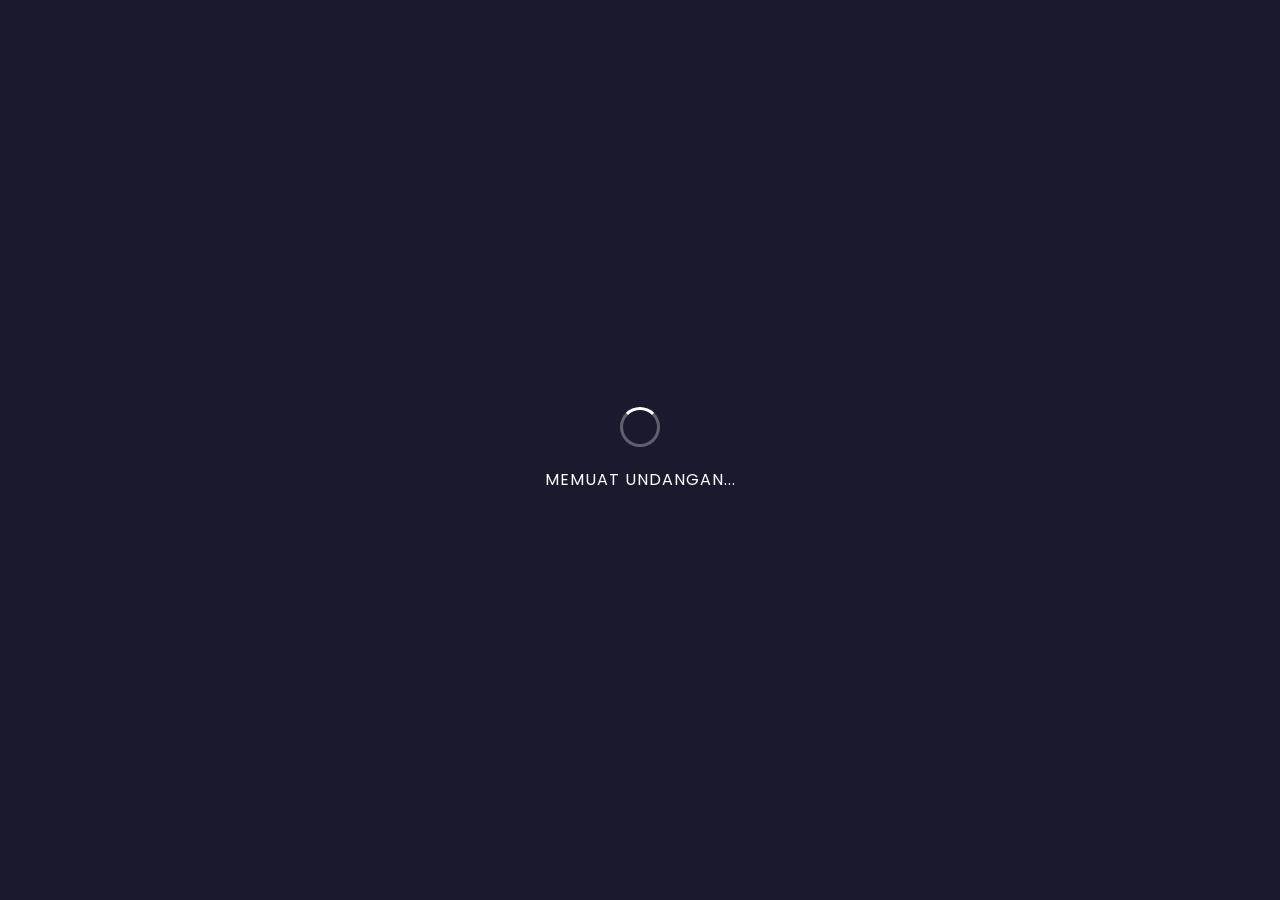
<file: templates/premium-eternal-luxe/index.html>
<!DOCTYPE html>
<html lang="id">

<head>
    <meta charset="UTF-8">
    <meta name="viewport" content="width=device-width, initial-scale=1.0, maximum-scale=1.0, viewport-fit=cover">
    <meta name="theme-color" content="#466584">
    <meta name="description" content="Undangan pernikahan Elyana & Syahril — 31 Desember 2025. The Wedding of Elyana & Syahril.">
    <title>The Wedding of Elyana & Syahril</title>

    <!-- Fonts (Pinyon Script, Cormorant Infant, Gilda Display, Poppins) -->
    <link rel="preconnect" href="https://fonts.googleapis.com">
    <link rel="preconnect" href="https://fonts.gstatic.com" crossorigin>
    <link
        href="https://fonts.googleapis.com/css2?family=Cormorant+Infant:ital,wght@0,400;0,600;0,700;1,400;1,600&family=Gilda+Display&family=Pinyon+Script&family=Poppins:wght@300;400;500;600;700&display=swap"
        rel="stylesheet">

    <!-- FontAwesome -->
    <link rel="stylesheet" href="https://cdnjs.cloudflare.com/ajax/libs/font-awesome/6.4.0/css/all.min.css">

    <!-- AOS Styles -->
    <link href="https://unpkg.com/aos@2.3.1/dist/aos.css" rel="stylesheet">

    <!-- Custom CSS -->
    <link rel="stylesheet" href="css/style.css?v=7">

    <style>
        /* Setup for initial load (Loading screen / Cover) */
        #loading-screen {
            position: fixed;
            top: 0;
            left: 0;
            right: 0;
            bottom: 0;
            background-color: var(--color-dark);
            z-index: 9999;
            display: flex;
            flex-direction: column;
            align-items: center;
            justify-content: center;
            transition: opacity 0.5s ease, visibility 0.5s ease;
        }

        #loading-screen.hidden {
            opacity: 0;
            visibility: hidden;
        }

        .spinner {
            width: 40px;
            height: 40px;
            border: 3px solid rgba(255, 255, 255, 0.3);
            border-radius: 50%;
            border-top-color: var(--color-white);
            animation: spin 1s ease-in-out infinite;
            margin-bottom: 20px;
        }

        @keyframes spin {
            to {
                transform: rotate(360deg);
            }
        }

        /* Floating Music Button */
        #music-btn {
            position: fixed;
            bottom: 20px;
            right: 25px;
            width: 48px;
            height: 48px;
            background-color: var(--color-dark);
            color: var(--color-white);
            border-radius: 50%;
            display: none;
            align-items: center;
            justify-content: center;
            z-index: 999;
            cursor: pointer;
            box-shadow: 0 4px 6px rgba(0, 0, 0, 0.3);
            border: none;
            transition: transform 0.3s ease;
        }

        #music-btn:hover {
            transform: scale(1.1);
        }

        /* Initial intro animations */
        .animate-up {
            opacity: 0;
            transform: translateY(30px);
            transition: all 1s ease;
        }

        .animate-zoom {
            opacity: 0;
            transform: scale(0.9);
            transition: all 1s ease;
        }

        .animate-up.show,
        .animate-zoom.show {
            opacity: 1;
            transform: none;
        }

        .delay-1 { transition-delay: 0.3s; }
        .delay-2 { transition-delay: 0.6s; }
        .delay-3 { transition-delay: 0.9s; }
    </style>
</head>

<body>

    <div id="loading-screen">
        <div class="spinner"></div>
        <p class="font-poppins text-white text-xs text-uppercase letter-spacing-1">Memuat Undangan...</p>
    </div>

    <!-- COVER SECTION (Full Screen Overlay before opening) -->
    <div id="cover" class="section-cover">
        <div class="absolute w-100 h-100 z-1"
            style="background-image: url('assets/images/PII.BGM_.jpg'); background-size: cover; background-position: center;">
        </div>
        <div class="overlay bg-gradient-overlay"></div>
        <div class="flower-decor"
            style="background-image: url('assets/images/OP.png');">
        </div>
        <div class="content flex-column align-items-center w-100 px-4">
<h2 class="font-pinyon text-white fw-500 mb-2 animate-up" style="font-size: clamp(13px, 4vw, 16px); letter-spacing: 0.5px;">The
    Wedding of</h2>
<h1 class="font-gilda text-accent fw-600 mb-8 animate-zoom delay-1 text-shadow"
    style="font-size: clamp(20px, 7vw, 36px); letter-spacing: 5px; line-height: 1.15;">Elyana <br>&<br> Syahril</h1>

<div class="guest-info text-center mt-12 animate-up delay-2">
    <p class="font-poppins text-white text-xs mb-2" style="font-size: clamp(11px, 3vw, 13px); letter-spacing: 0.5px;">Kepada Yth:</p>
    <h3 id="guest-name" class="font-cormorant text-white fw-bold mb-6"
        style="font-size: clamp(17px, 5.5vw, 23px); line-height: 1.3;">Nama Tamu</h3>
    <button id="btn-buka"
        class="btn bg-primary text-white border-white rounded-xl shadow-lg mt-2 font-poppins fw-500"
        style="padding: 10px 20px; letter-spacing: 0.5px; font-size: clamp(11px, 3.2vw, 13px);">
        <i class="far fa-envelope mr-2"></i> Buka Undangan
    </button>
</div>
        </div>
    </div>

    <!-- MAIN LAYOUT -->
    <div id="main-content" class="layout-wrapper" style="display: none;">

        <!-- LEFT COLUMN (Desktop Cover Fixed) -->
        <aside class="col-left">
            <div class="col-left-bg"
                style="background-image: url('assets/images/VINTAGE09-LAND-UPSCALE-PII.jpg'); background-position: 50% 75%;">
            </div>
            <div class="col-left-content z-10 text-right d-flex flex-column justify-content-end p-12">
                <h2 class="font-pinyon text-white fw-500 animate-up" style="font-size: 24px;">The Wedding of</h2>
                <h1 class="font-pinyon text-accent fw-600 text-uppercase animate-zoom delay-1"
                    style="font-size: 36px; letter-spacing: 5.8px; text-shadow: 2px 2px 4px rgba(0,0,0,0.5);">Elyana &
                    Syahril</h1>

                <div class="quote-box mt-8 text-right w-100" style="max-width: 500px; margin-left: auto;">
                    <p class="font-cormorant fst-italic text-white fw-600 animate-up delay-2"
                        style="font-size: 18px; line-height: 1.5;">
                        "Dan di antara tanda-tanda (kebesaran)-Nya ialah Dia menciptakan pasangan-pasangan untukmu dari
                        jenismu sendiri, agar kamu cenderung dan merasa tenteram kepadanya, dan Dia menjadikan di
                        antaramu rasa kasih dan sayang. Sungguh, pada yang demikian itu benar-benar terdapat tanda-tanda
                        (kebesaran Allah) bagi kaum yang berpikir."
                    </p>
                    <p class="font-cormorant fw-700 text-accent mt-4 animate-up delay-3" style="font-size: 16px;">- QS.
                        Ar-Rum : 21 -</p>
                </div>
            </div>
        </aside>

        <!-- RIGHT COLUMN (Scrollable Content) -->
        <main class="col-right">

            <!-- HOME BACKGROUND -->
            <div class="absolute w-100 h-100 fixed z-0 bg-dark">
                <div class="w-100 h-100"
                    style="background-image: url('assets/images/PII.BGM_.jpg'); background-size: cover; background-position: top center; background-attachment: scroll;">
                </div>
            </div>
            <div class="relative z-10 w-100">
                <!-- HERO VIDEO -->
                <article id="bukaUndangan" class="w-100 relative bg-dark">
                    <video id="hero-video" class="absolute w-100 h-100"
                        src="assets/media/VINTAGE-09.mp4" playsinline muted preload="metadata"
                        poster="assets/images/PREMIUM-09-FALL2V2.jpg" disablePictureInPicture disableRemotePlayback></video>
                    <div class="video-overlay"></div>
                    <div id="hero-card-wrapper"
                        class="content z-10 d-flex flex-column justify-content-center align-items-center h-100 w-100">
                        <div class="hero-card">
                            <h3 class="font-cormorant text-blue-dark fw-600 mb-4 text-uppercase"
                                style="font-size: clamp(14px, 4vw, 18px); letter-spacing: 3px; line-height: 1.3;">The Wedding of</h3>
                            <div class="mt-8 mb-4 px-4 py-8">
                                <h2 class="font-gilda fw-500 hero-names text-blue-dark text-uppercase">
                                    Elyana <br>&amp;<br> Syahril</h2>
                                <h3 class="font-cormorant text-blue-dark fw-700 mt-4 hero-date"
                                    style="font-size: clamp(15px, 4.5vw, 19px); letter-spacing: 2px;">31 | 12 | 25</h3>
                            </div>
                        </div>
                        <div id="scroll-hint" class="scroll-hint">
                            <i class="fas fa-chevron-down"></i>
                            <span class="font-poppins">Geser untuk membuka</span>
                        </div>
                    </div>
                </article>

                <!-- QUOTES -->
                <article class="section-quotes py-12 relative">
                    <div class="container text-center pt-8 pb-12">
                        <div class="quote-card p-8 shadow-lg border-gold" data-aos="zoom-in-up">

                            <div class="inisial d-flex justify-content-center align-items-center mb-6 font-gilda"
                                style="color: var(--color-primary);" data-aos="zoom-in" data-aos-delay="200">
                                <h1 style="font-size: 48px; font-weight: 600;">E</h1>
                                <h2 class="mx-2" style="font-size: 36px;">&</h2>
                                <h1 style="font-size: 48px; font-weight: 600;">S</h1>
                            </div>

                            <p class="font-cormorant fw-600 fst-italic text-dark mb-4"
                                style="font-size: 14px; line-height: 1.6;" data-aos="zoom-in" data-aos-delay="400">
                                "Dan di antara tanda-tanda (kebesaran)-Nya ialah Dia menciptakan pasangan-pasangan
                                untukmu dari jenismu sendiri, agar kamu cenderung dan merasa tenteram kepadanya, dan Dia
                                menjadikan di antaramu rasa kasih dan sayang. Sungguh, pada yang demikian itu
                                benar-benar terdapat tanda-tanda (kebesaran Allah) bagi kaum yang berpikir."
                            </p>
                            <p class="font-cormorant fw-700 text-dark" style="font-size: 16px;" data-aos="zoom-in"
                                data-aos-delay="600">- QS. Ar-Rum : 21 -</p>
                        </div>
                    </div>
                </article>

                <!-- MEMPELAI -->
                <article class="section-mempelai py-12 relative">
                    <div class="mempelai-bg"
                        style="background-image: url('assets/images/premium-07-evt-long.jpg');">
                    </div>

                    <div class="container relative z-10">
                        <div class="text-center mb-12 p-8 bg-off-white rounded-xl shadow-lg border-gold"
                            data-aos="zoom-in-up">
                            <h2 class="font-pinyon fw-500 mb-4" style="font-size: clamp(28px, 8vw, 36px); color: var(--color-primary);">
                                Mempelai
                            </h2>
                            <p class="font-poppins text-dark text-xs" style="font-size: 12px; line-height: 1.5;">Tanpa
                                mengurangi rasa hormat, kami mengundang Bapak/Ibu/Saudara/i serta kerabat sekalian untuk
                                menghadiri acara pernikahan kami :</p>
                        </div>

                        <!-- Wanita -->
                        <div class="mempelai-card mb-16 relative" data-aos="fade-up">
                            <div class="mempelai-img-wrapper relative mb-8">
                                <div class="mempelai-decoration"
                                    style="top: -20px; right: 125px; background-image: url('assets/images/Midnight-05-Couple-Depan-2.png'); z-index: 2;">
                                </div>
                                <div class="mempelai-decoration"
                                    style="top: 20px; left: 50px; background-image: url('assets/images/Midnight-05-Couple-Belakang-2.png'); z-index: 0; opacity: 0.5;">
                                </div>
                                <img src="assets/images/Heritage-cpw.jpeg" alt="Elyana"
                                    class="rounded-pill relative z-1 object-cover" loading="lazy" decoding="async">
                            </div>
                            <img src="assets/images/ring.png" alt="Ring" class="couple-img-ring" />
                            <h3 class="font-gilda fw-600 text-uppercase mt-2 mb-2"
                                style="font-size: 20px; color: var(--color-gray); letter-spacing: 0.3px;">Elyana Azkiya Nur</h3>
                            <p class="font-poppins text-dark mb-2" style="line-height: 1.5; font-size: 14px;">Putri dari Bapak
                                Nasrudin Hatta<br>& Ibu Elma Muna</p>
                            <p class="font-poppins text-gray" style="line-height: 1.5; font-size: 12px;">
                                alamat: Jalan Raya Bojongsari No.5, Gunung Putri, Citeureup, Bogor, Jawa Barat</p>
                        </div>
                        <h1 class="font-cormorant mempelai-card fw-600 my-8" style="font-size: clamp(40px, 15vw, 60px); color: var(--color-gray);">&</h1>
                        <!-- Pria -->
                        <div class="mempelai-card mt-12 mb-8 relative" data-aos="fade-up">
                            <div class="mempelai-img-wrapper relative mb-8">
                                <div class="mempelai-decoration"
                                    style="top: -20px; left: 125px; background-image: url('assets/images/Midnight-05-Couple-Depan-1.png'); z-index: 2;">
                                </div>
                                <div class="mempelai-decoration"
                                    style="top: 20px; right: 50px; background-image: url('assets/images/Midnight-05-Couple-Belakang-1.png'); z-index: 0; opacity: 0.5;">
                                </div>
                                <img src="assets/images/Heritage-cpp.jpeg" alt="Syahril"
                                    class="rounded-pill relative z-1 object-cover" loading="lazy" decoding="async">
                            </div>
                            <img src="assets/images/ring.png" alt="Ring" class="couple-img-ring" />
                            <h3 class="font-gilda fw-600 text-uppercase mt-2 mb-2"
                                style="font-size: 20px; color: var(--color-gray); letter-spacing: 0.3px;">Syahril Rendra Backhtiar
                            </h3>
                            <p class="font-poppins text-dark mb-2" style="line-height: 1.5; font-size: 14px;">Putra dari Bapak
                                Sufian Jadin<br>& Ibu Elmira Ghendis</p>
                            <p class="font-poppins text-gray" style="line-height: 1.5; font-size: 12px;">
                                alamat: Jalan Raya Bojongsari No.5, Gunung Putri, Citeureup, Bogor, Jawa Barat</p>
                        </div>
                    </div>
                </article>

                <!-- SAVE THE DATE -->
                <article class="section-date relative">
                    <div class="container text-center d-flex flex-column align-items-center">
                        <img src="assets/images/VINTAGE-09-BUNGA-P3.png" alt="Flower Decor"
                            style="width: 180px; margin-bottom: 2rem;" data-aos="zoom-in-up" loading="lazy" decoding="async">

                        <h2 class="font-pinyon fw-500 text-white mb-8" style="font-size: clamp(32px, 10vw, 42px);"
                            data-aos="zoom-in-up">
                            Save the Date</h2>

                        <div class="countdown-hero mb-8" data-aos="zoom-in-up">
                            <div class="countdown-box">
                                <span id="count-days" class="font-cormorant fw-600 text-white"
                                    style="font-size: 28px; line-height: 1;">00</span>
                                <span class="font-poppins text-white text-uppercase mt-2"
                                    style="font-size: 10px;">Hari</span>
                            </div>
                            <div class="countdown-box">
                                <span id="count-hours" class="font-cormorant fw-600 text-white"
                                    style="font-size: 28px; line-height: 1;">00</span>
                                <span class="font-poppins text-white text-uppercase mt-2"
                                    style="font-size: 10px;">Jam</span>
                            </div>
                            <div class="countdown-box">
                                <span id="count-mins" class="font-cormorant fw-600 text-white"
                                    style="font-size: 28px; line-height: 1;">00</span>
                                <span class="font-poppins text-white text-uppercase mt-2"
                                    style="font-size: 10px;">Menit</span>
                            </div>
                            <div class="countdown-box">
                                <span id="count-secs" class="font-cormorant fw-600 text-white"
                                    style="font-size: 28px; line-height: 1;">00</span>
                                <span class="font-poppins text-white text-uppercase mt-2"
                                    style="font-size: 10px;">Detik</span>
                            </div>
                        </div>

                        <p class="font-poppins text-white px-4" style="font-size: 12px; line-height: 1.5;"
                            data-aos="zoom-in-up">
                            Dengan memohon rahmat dan ridho Allah SWT, kami mengundang Bapak/Ibu/Saudara/i, untuk
                            menghadiri acara pernikahan kami:
                        </p>
                    </div>
                </article>

                <!-- AKAD & RESEPSI -->
                <article class="section-acara">

                    <!-- Akad Nikah -->
                    <div class="event-card mb-4" data-aos="zoom-in-up">
                        <div class="bg-overlay"
                            style="background-image: url('assets/images/VINTAGE-09-AK.jpg'); opacity: 0.5;">
                        </div>
                        <div class="bg-tint akad"></div>

                        <div class="content-inner">
                            <h2 class="font-pinyon fw-500 text-primary mb-6" style="font-size: clamp(28px, 9vw, 38px);">Akad Nikah</h2>
                            <div class="mb-6">
                                <p class="font-cormorant fw-700 text-dark text-uppercase mb-2" style="font-size: clamp(18px, 6vw, 24px);">
                                    Minggu</p>
                                <p class="font-cormorant fw-700 text-dark text-uppercase mb-2" style="font-size: clamp(18px, 6vw, 24px);">
                                    31 Desember 2025</p>
                                <p class="font-poppins text-dark" style="font-size: 14px;">08.00 - 10.00 WIB</p>
                            </div>
                            <i class="fas fa-map-marker-alt text-primary mb-4" style="font-size: 24px;"></i>
                            <h3 class="font-cormorant fw-700 text-dark text-uppercase mb-2" style="font-size: 18px;">
                                Auditorium Masjid</h3>
                            <p class="font-poppins text-dark mb-6" style="font-size: 12px;">Jalan Raya Bojongsari No.5,
                                Gunung Putri, Citeureup, Bogor, Jawa Barat</p>
                            <a href="#" class="btn btn-blue text-white">
                                <i class="fas fa-map-marker-alt"></i> Google Maps</a>
                        </div>
                    </div>

                    <!-- Resepsi -->
                    <div class="event-card" data-aos="zoom-in-up">
                        <div class="bg-overlay"
                            style="background-image: url('assets/images/VINTAGE-09-AK.jpg'); opacity: 0.4;">
                        </div>
                        <div class="bg-tint resepsi"></div>

                        <div class="content-inner">
                            <h2 class="font-pinyon fw-500 text-primary mb-6" style="font-size: clamp(28px, 9vw, 38px);">Resepsi</h2>
                            <div class="mb-6">
                                <p class="font-cormorant fw-700 text-dark text-uppercase mb-2" style="font-size: clamp(18px, 6vw, 24px);">
                                    Minggu</p>
                                <p class="font-cormorant fw-700 text-dark text-uppercase mb-2" style="font-size: clamp(18px, 6vw, 24px);">
                                    31 Desember 2025</p>
                                <p class="font-poppins text-dark" style="font-size: 14px;">11.00 - 17.00 WIB</p>
                            </div>
                            <i class="fas fa-map-marker-alt text-primary mb-4" style="font-size: 24px;"></i>
                            <h3 class="font-cormorant fw-700 text-dark text-uppercase mb-2" style="font-size: 18px;">
                                Auditorium Masjid</h3>
                            <p class="font-poppins text-dark mb-6" style="font-size: 12px;">Jalan Raya Bojongsari No.5,
                                Gunung Putri, Citeureup, Bogor, Jawa Barat</p>
                            <a href="#" class="btn btn-blue text-white">
                                <i class="fas fa-map-marker-alt"></i> Google Maps</a>
                        </div>
                    </div>
                </article>

                <!-- LIVE STREAMING -->
                <article class="section-stream">
                    <div class="stream-box" data-aos="zoom-in-up">
                        <h2 class="font-pinyon fw-500 text-white mb-6" style="font-size: clamp(28px, 9vw, 38px);">Live Streaming</h2>
                        <p class="font-poppins text-white mb-8" style="font-size: 12px;">Temui kami secara virtual untuk
                            menyaksikan acara pernikahan kami melalui tautan di bawah ini:</p>

                        <div class="d-flex flex-column align-items-center" style="gap: 10px;">
                            <a href="#" class="btn btn-blue text-white w-100 justify-content-center">
                                <i class="fab fa-instagram"></i> Instagram
                            </a>
                            <a href="#" class="btn btn-blue text-white w-100 justify-content-center">
                                <i class="fab fa-instagram"></i> Instagram
                            </a>
                        </div>
                    </div>
                </article>

                <!-- GALLERY -->
                <article class="section-gallery">

                    <div class="text-center relative z-10">
                        <h2 class="font-pinyon fw-500 text-white mb-8" style="font-size: clamp(28px, 9vw, 38px);"
                            data-aos="zoom-in-up">
                            Our Gallery</h2>

                        <!-- Grid Gallery -->
                        <div class="gallery-grid" data-aos="zoom-in-up">
                            <div class="gallery-item gallery-half"
                                style="background-image: url('assets/images/Heritage-12.jpeg'); background-position: right;">
                            </div>
                            <div class="gallery-item gallery-half"
                                style="background-image: url('assets/images/Heritage-5.jpeg');">
                            </div>
                        </div>

                        <div class="gallery-item gallery-full"
                            style="margin-top: 5px; background-image: url('assets/images/Heritage-11.jpeg');"
                            data-aos="zoom-in-up"></div>

                        <!-- Image Carousel -->
                        <div class="gallery-carousel mt-4" data-aos="zoom-in-up">
                            <div class="gallery-carousel-track">
                                <div class="gallery-carousel-item" style="background-image: url('assets/images/Heritage-3.jpeg');"></div>
                                <div class="gallery-carousel-item" style="background-image: url('assets/images/Heritage-2.jpeg');"></div>
                                <div class="gallery-carousel-item" style="background-image: url('assets/images/Heritage-1.jpeg');"></div>
                                <div class="gallery-carousel-item" style="background-image: url('assets/images/Heritage-15.jpeg');"></div>
                                <div class="gallery-carousel-item" style="background-image: url('assets/images/Heritage-13.jpeg');"></div>
                                <div class="gallery-carousel-item" style="background-image: url('assets/images/Heritage-12.jpeg');"></div>
                                <div class="gallery-carousel-item" style="background-image: url('assets/images/Heritage-11.jpeg');"></div>
                                <div class="gallery-carousel-item" style="background-image: url('assets/images/Heritage-10.jpeg');"></div>
                                <div class="gallery-carousel-item" style="background-image: url('assets/images/Heritage-8.jpeg');"></div>
                                <div class="gallery-carousel-item" style="background-image: url('assets/images/Heritage-7.jpeg');"></div>
                                <div class="gallery-carousel-item" style="background-image: url('assets/images/Heritage-5.jpeg');"></div>
                                <div class="gallery-carousel-item" style="background-image: url('assets/images/Heritage-4.jpeg');"></div>
                            </div>
                        </div>

                        <!-- Bottom full-width image -->
                        <div class="gallery-item gallery-full"
                            style="margin-top: 10px; background-image: url('assets/images/Heritage-9.jpeg'); background-position: bottom center;"
                            data-aos="zoom-in-up"></div>
                    </div>
                </article>

                <!-- LOVE STORY -->
                <article class="section-story">
                    <div style="padding: 50px 30px;">
                        <div class="story-box" data-aos="zoom-in-up">
                            <div class="bg-overlay"
                                style="background-image: url('assets/images/premium-07-evt-long.jpg');">
                            </div>

                            <div class="relative z-10 text-center">
                                <img src="assets/images/VINTAGE-09-BUNGA-P3.png" alt="Decor"
                                    style="width: 150px; margin: 0 auto 2rem;" loading="lazy" decoding="async">

                                <h2 class="font-pinyon fw-500 text-white mb-8" style="font-size: clamp(28px, 9vw, 38px);">Love Story</h2>

                                <!-- Story Cards -->
                                <div class="story-cards-container">
                                    <div class="story-card" data-aos="fade-up">
                                        <h3 class="font-cormorant fw-600 text-dark mb-2" style="font-size: clamp(18px, 6vw, 24px);">2015</h3>
                                        <p class="font-poppins text-dark fw-300"
                                            style="font-size: 12px; line-height: 1.5;">Kami pertama kali bertemu satu
                                            sama lain di sebuah acara peminatan di kampus. Kami berkenalan karena kami
                                            menjadi perwakilan masing-masing divisi kegiatan yang kami selenggarakan.
                                        </p>
                                    </div>
                                    <div class="story-card" data-aos="fade-up">
                                        <h3 class="font-cormorant fw-600 text-dark mb-2" style="font-size: clamp(18px, 6vw, 24px);">2017</h3>
                                        <p class="font-poppins text-dark fw-300"
                                            style="font-size: 12px; line-height: 1.5;">Setelah lama tidak bertemu
                                            akhirnya kami bertemu kembali di sebuah acara seminar profesional. Kebetulan
                                            kami berada di bidang yang sama.</p>
                                    </div>
                                    <div class="story-card" data-aos="fade-up">
                                        <h3 class="font-cormorant fw-600 text-dark mb-2" style="font-size: clamp(18px, 6vw, 24px);">2023</h3>
                                        <p class="font-poppins text-dark fw-300"
                                            style="font-size: 12px; line-height: 1.5;">Salah satu momen yang tidak
                                            disangka, Syahril melamar saya dengan langsung menyatakan keinginannya
                                            kepada ayah saya. Kami pun bersiap dengan petualangan baru.</p>
                                    </div>
                                    <div class="story-card" data-aos="fade-up">
                                        <h3 class="font-cormorant fw-600 text-dark mb-2" style="font-size: clamp(18px, 6vw, 24px);">2025</h3>
                                        <p class="font-poppins text-dark fw-300"
                                            style="font-size: 12px; line-height: 1.5;">Momen spesial kami akan dimulai
                                            dari titik ini, momen kebahagiaan kami bersama membangun keluarga kecil
                                            kami. Semoga Allah SWT memberikan keberkahan untuk pernikahan kami.</p>
                                    </div>
                                </div>
                            </div>
                        </div>
                    </div>
                </article>

                <!-- LOVE GIFT -->
                <article class="section-gift relative">
                    <div class="relative z-10 text-center" data-aos="zoom-in-up">
                        <i class="fas fa-gifts text-white mb-4" style="font-size: 50px;"></i>
                        <h2 class="font-pinyon fw-500 text-white mb-2" style="font-size: clamp(28px, 9vw, 38px);">Love Gift</h2>
                        <p class="font-poppins text-white mb-8" style="font-size: 12px;">Tanpa mengurangi rasa hormat,
                            bagi Bapak/Ibu/Saudara/i yang ingin memberikan tanda kasih untuk kami, dapat melalui:</p>

                        <div class="gift-card">

                            <!-- Bank Mandiri -->
                            <div class="mb-4">
                                <img src="assets/images/iconmandiri.png" alt="Mandiri"
                                    style="height: 30px; margin: 0 auto 15px;" loading="lazy" decoding="async">
                                <p class="font-poppins text-dark" style="font-size: 12px; line-height: 1.5;">Bank
                                    Mandiri<br>No. Rekening 123123123<br>a.n <b>Elyana Azkiya Nur</b></p>
                            </div>
                            <button class="btn btn-gold btn-copy w-100 justify-content-center mb-6" data-copy="123123123"
                                style="text-transform: uppercase;">
                                Salin Rekening</button>

                            <hr style="border-top: 1px solid rgba(0,0,0,0.1); margin-bottom: 25px;">

                            <!-- Kirim Kado -->
                            <div class="mb-4">
                                <i class="fas fa-gift text-gray mb-2" style="font-size: 36px; display: block;"></i>
                                <h3 class="font-cormorant fw-700 text-dark text-uppercase mb-4"
                                    style="font-size: 18px; letter-spacing: 0.5px;">Kirim Kado</h3>
                            </div>
                            <p class="font-poppins fw-500 text-dark mb-2" style="font-size: 13px;">Elyana Azkiya Nur</p>
                            <p class="font-poppins text-dark mb-4" style="font-size: 12px; line-height: 1.5;">Jalan Raya
                                Bojongsari No.5, Gunung Putri, Citeureup, Bogor, Jawa Barat</p>
                            <button class="btn btn-gold btn-copy w-100 justify-content-center"
                                data-copy="Jalan Raya Bojongsari No.5, Gunung Putri, Citeureup, Bogor, Jawa Barat"
                                style="text-transform: uppercase;">
                                Salin Alamat</button>
                        </div>
                    </div>
                </article>

                <!-- RSVP / WISHES -->
                <article class="section-rsvp relative">
                    <div class="bg-overlay"></div>

                    <div class="relative z-10" style="padding: 95px 30px 80px;">
                        <h2 class="font-pinyon fw-500 text-dark text-center mb-2" style="font-size: clamp(28px, 9vw, 38px);"
                            data-aos="zoom-in-up">Wishes</h2>
                        <p class="font-poppins text-dark text-center mb-8" style="font-size: 12px;"
                            data-aos="zoom-in-up">Ucapan Selamat &amp; Do'a</p>

                        <div class="rsvp-box" data-aos="fade-up">
                            <p class="font-poppins fw-bold text-dark mb-4" style="font-size: 12px;">
                                <i class="fas fa-comments text-primary" style="margin-right: 8px;"></i> Kirim Pesan
                            </p>

                            <form id="rsvp-form" class="rsvp-form">
                                <input type="text" name="name" class="font-poppins" placeholder="Nama Anda" autocomplete="name" required>
                                <select name="attendance" class="font-poppins" required>
                                    <option value="" disabled selected>Konfirmasi Kehadiran</option>
                                    <option value="Hadir">Hadir</option>
                                    <option value="Tidak Hadir">Tidak Hadir</option>
                                </select>
                                <textarea name="greeting" class="font-poppins" rows="4"
                                    placeholder="Tulis ucapan atau doa Anda..." required></textarea>

                                <button type="submit" class="btn btn-blue w-100 justify-content-center font-poppins fw-bold mt-2"
                                    style="color: #fff; border: none;">
                                    KIRIM PESAN</button>
                                <div id="rsvp-feedback" class="d-none"></div>
                            </form>

                            <hr style="margin: 25px 0; border-top: 1px solid #eee;">

                            <div class="comments-section">
                                <p id="comments-count" class="font-poppins fw-bold text-dark mb-4"
                                    style="font-size: 12px; border-bottom: 1px solid #eee; padding-bottom: 10px;">0
                                    Pesan</p>
                                <div id="comments-list" class="comments-scroll">
                                    <p class="text-center font-poppins text-dark"
                                        style="font-size: 12px; opacity: 0.5; padding: 20px 0;">
                                        Memuat data...</p>
                                </div>
                            </div>
                        </div>
                    </div>
                </article>

                <!-- FOOTER / TERIMA KASIH -->
                <article class="section-footer"
                    style="background-image: url('assets/images/Heritage-12.jpeg');">
                    <div class="bg-overlay"></div>

                    <div class="content-inner">
                        <div class="mb-8">
                            <p class="font-poppins text-white mb-8" style="font-size: 12px; line-height: 1.5;"
                                data-aos="zoom-in-up">
                                Suatu kebahagiaan &amp; kehormatan bagi kami, apabila Bapak/Ibu/Saudara/i, berkenan
                                hadir dan memberikan do'a restu kepada kami
                            </p>
                            <p class="font-poppins fw-600 text-white mb-4" style="font-size: 12px;"
                                data-aos="zoom-in-up">Kami Yang Berbahagia</p>
                            <h3 class="font-pinyon text-white mb-12" style="font-size: clamp(22px, 7vw, 28px);"
                                data-aos="zoom-in-up">
                                Elyana &amp; Syahril</h3>
                        </div>

                        <div style="margin-top: 50px;" data-aos="fade-up">
                            <p class="font-poppins text-white" style="font-size: 11px;">
                                <i>@2026</i><br><b>Permatawedding.com</b>
                            </p>
                        </div>
                    </div>
                </article>

            </div>
        </main>
    </div>

    <!-- AUDIO ELEMENT & BUTTON -->
    <audio id="bg-music" loop preload="none">
        <source src="assets/media/FULL.-Bless-the-Broken-Road-Rascal-Flatts-Emotional-Piano-Cover-by-The-Piano-Guys.mp3"
            type="audio/mpeg">
    </audio>
    <button id="music-btn" aria-label="Toggle music"><i class="fas fa-play"></i></button>

    <script src="https://unpkg.com/aos@2.3.1/dist/aos.js"></script>
    <script src="js/script.js"></script>
</body>

</html>
</file>
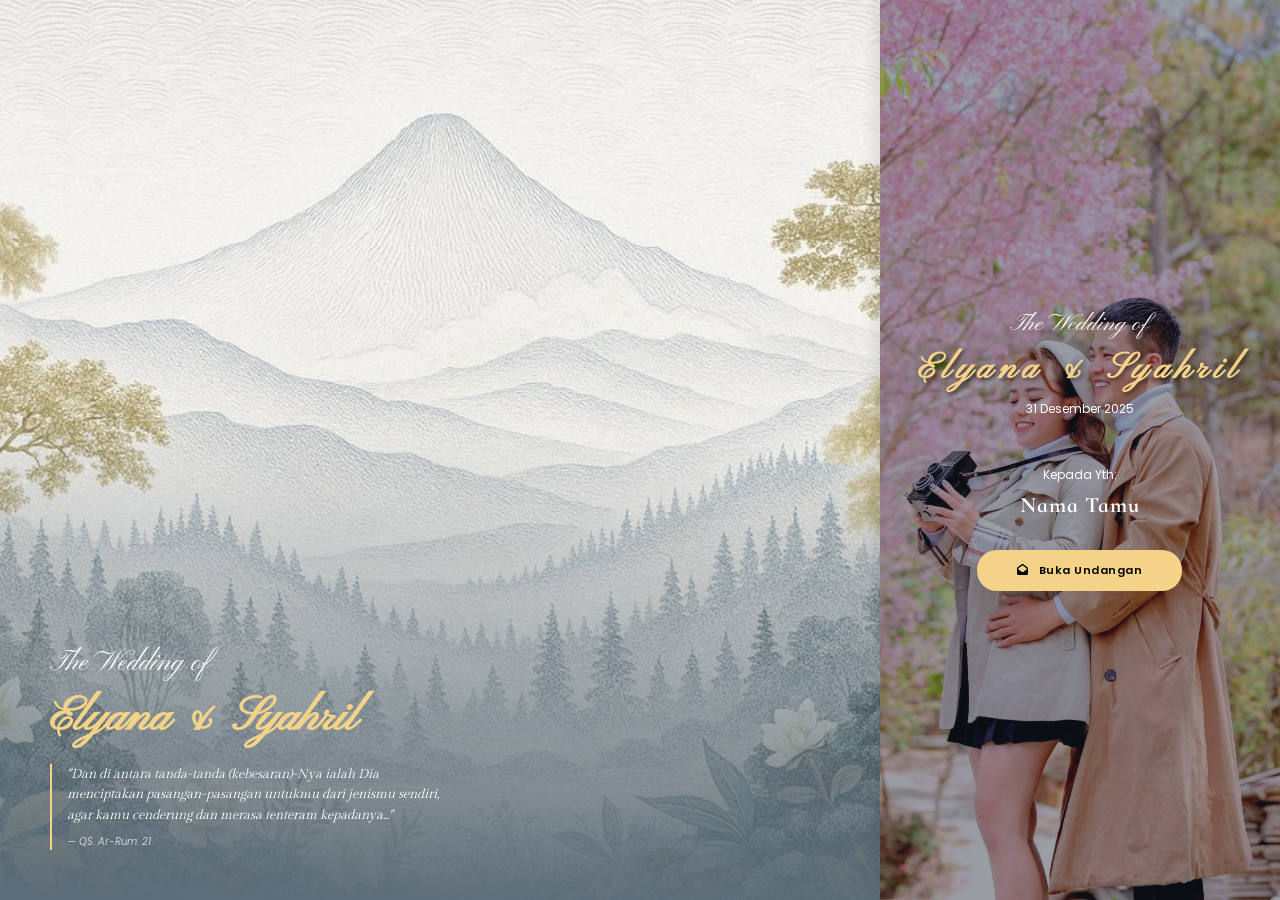
<file: templates/premium-ivory-grace/index.html>
<!DOCTYPE html>
<html lang="id">

<head>
    <meta charset="UTF-8">
    <meta name="viewport" content="width=device-width, initial-scale=1.0, viewport-fit=cover">
    <title>The Wedding of Elyana &amp; Syahril</title>
    <meta name="description" id="meta-description" content="Undangan Pernikahan Elyana &amp; Syahril - 31 Desember 2025">
    
    <!-- OpenGraph Metadata -->
    <meta property="og:type" content="website">
    <meta property="og:title" id="meta-og-title" content="The Wedding of Elyana &amp; Syahril">
    <meta property="og:description" id="meta-og-description" content="Undangan Pernikahan Elyana &amp; Syahril - 31 Desember 2025">
    <meta property="og:image" id="meta-og-image" content="couple/cover.jpg">
    <meta property="og:locale" content="id_ID">

    <!-- Twitter Card -->
    <meta name="twitter:card" content="summary_large_image">
    <meta name="twitter:title" id="meta-twitter-title" content="The Wedding of Elyana &amp; Syahril">
    <meta name="twitter:description" id="meta-twitter-description" content="Undangan Pernikahan Elyana &amp; Syahril - 31 Desember 2025">
    <meta name="twitter:image" id="meta-twitter-image" content="couple/cover.jpg">

    <link rel="stylesheet" href="css/style.css">
    <link rel="stylesheet" href="https://cdnjs.cloudflare.com/ajax/libs/font-awesome/6.5.1/css/all.min.css">
    <link rel="stylesheet" href="https://unpkg.com/aos@2.3.1/dist/aos.css">
</head>

<body>
    <!-- LOADING SCREEN -->
    <div id="loading-screen">
        <div class="loading-spinner"></div>
    </div>

    <!-- MAIN LAYOUT -->
    <div class="layout-wrapper">

        <!-- LEFT COLUMN (Desktop BG) -->
        <aside class="col-left">
            <div id="desktop-bg" class="col-left-bg" style="background-image: url('assets/images/VINTAGE-08-II-V2.1_PII_DESKTOP.jpg');">
            </div>
            <div class="col-left-overlay"></div>
            <div class="col-left-content">
                <h2 class="font-pinyon text-white fw-500 mb-2 animate-up" style="font-size: 28px;">The Wedding of</h2>
                <h1 id="desktop-names" class="font-pinyon text-accent fw-600 mb-4 animate-zoom delay-1" style="font-size: 48px;">Elyana &amp; Syahril</h1>
                <blockquote class="font-gilda text-white fst-italic animate-up delay-2"
                    style="font-size: 13px; line-height: 1.6; border-left: 2px solid var(--color-accent); padding-left: 15px; max-width: 400px;">
                    "Dan di antara tanda-tanda (kebesaran)-Nya ialah Dia menciptakan pasangan-pasangan untukmu dari
                    jenismu sendiri, agar kamu cenderung dan merasa tenteram kepadanya..."
                    <cite class="d-flex mt-2 font-poppins" style="font-size: 10px; opacity: 0.7;">— QS. Ar-Rum: 21</cite>
                </blockquote>
            </div>
        </aside>

        <!-- RIGHT COLUMN (Main Content) -->
        <main class="col-right">

            <!-- COVER SECTION -->
            <section id="cover" class="section-cover"
                style="background-image: url('couple/cover.jpg');">
                <div class="overlay"></div>
                <div class="content">
                    <div class="mb-8 animate-up">
                        <h3 class="font-pinyon text-white fw-500 mb-2" style="font-size: 24px;">The Wedding of</h3>
                        <h1 class="font-pinyon text-accent fw-600 text-shadow"
                            style="font-size: 36px; letter-spacing: 5.8px;">
                            <span id="cover-bride">Elyana</span> &amp; <span id="cover-groom">Syahril</span>
                        </h1>
                        <p class="font-poppins text-white text-xs mt-2"><span id="cover-date" data-key="cover-date">31 Desember 2025</span></p>
                    </div>

                    <div class="guest-info text-center mt-12 animate-up delay-2">
                        <p class="font-poppins text-white text-xs mb-2">Kepada Yth:</p>
                        <h3 id="guest-name" class="font-cormorant text-white fw-700 mb-8"
                            style="font-size: 22px; letter-spacing: 1px;">Nama Tamu</h3>
                    </div>

                    <button id="btn-buka" class="btn animate-zoom delay-3"
                        style="background: var(--color-accent); color: var(--color-dark); border: none; font-weight: 600; padding: 12px 40px;">
                        <i class="fas fa-envelope-open"></i> Buka Undangan
                    </button>
                </div>
            </section>

            <!-- MAIN SCROLLABLE CONTENT (hidden by default) -->
            <div id="main-content" style="display: none;">
                <div class="relative z-10 w-100">

                    <!-- SEC[2] HERO VIDEO -->
                    <article id="bukaUndangan" class="section-hero w-100 relative bg-dark" style="min-height: 100vh;">
                        <video id="hero-video" class="absolute" style="width: auto; height: 100vh; object-fit: cover;"
                            src="assets/media/VINTAGE08_V3.1_MOTION_PII.mp4" playsinline muted preload="none"
                            poster="couple/cover.jpg"></video>
                        <div class="video-overlay" style="position: absolute; width: 100%; height: 100%; z-index: 2;">
                        </div>

                        <div id="hero-card-wrapper"
                            class="content z-10 d-flex flex-column justify-content-center align-items-center h-100 w-100"
                            style="opacity: 0; transition: opacity 1.5s ease; padding-bottom: 15vh;">
                            <div class="text-center" data-aos="zoom-in" data-aos-duration="1600">
                                <h3 class="font-cormorant text-dark fw-600 mb-4 text-uppercase"
                                    style="font-size: 21px; line-height: 1.3; text-shadow: 0 2px 8px rgba(0,0,0,0.5);">
                                    The Wedding of</h3>

                                <img id="hero-cover-img" src="couple/cover.jpg" alt="Couple"
                                    class="rounded-pill shadow-lg mx-auto"
                                    style="border: 5px solid #fff; box-shadow: 0 10px 15px rgba(0,0,0,0.3); width: 200px; height: 200px; object-fit: cover;">

                                <div class="mt-8 mb-4 px-4 py-8">
                                    <h2 class="font-gilda fw-500 text-dark"
                                        style="font-size: 33px; line-height: 1.3; text-shadow: 0 2px 8px rgba(0,0,0,0.5);">
                                        <span id="hero-bride">Elyana</span> &amp; <span id="hero-groom">Syahril</span>
                                    </h2>
                                    <h3 id="hero-date" class="font-cormorant text-dark fw-700 mt-2"
                                        style="font-size: 18px; letter-spacing: 3.5px; text-shadow: 0 2px 6px rgba(0,0,0,0.5);">
                                        31 . 12 . 25</h3>
                                </div>
                            </div>
                        </div>
                    </article>

                    <!-- SEC[3] QUOTES -->
                    <article class="section-quotes relative overflow-hidden">
                        <!-- Green overlay -->
                        <div class="absolute w-100 h-100"
                            style="top:0;left:0;background-color:#2A623A;opacity:0.75;z-index:2;"></div>

                        <div class="relative" style="z-index:1;">
                            <div
                                style="background-image: url('assets/images/VINTAGE08_V2_DARKBG2_PII-1-1.jpg'); background-size: cover; background-position: center;">

                                <!-- Heritage photo -->
                                <div class="d-flex align-items-center justify-content-center"
                                    style="padding: 30px 30px 0;">
                                    <div style="width: 200px; height: 200px; border-radius: 15px; overflow: hidden; background-image: url('gallery/galeri-1.jpg'); background-size: cover; background-position: center;"
                                        data-aos="zoom-in-up"></div>
                                </div>

                                <!-- Initials & Quote -->
                                <div class="relative text-center" style="padding: 30px 30px 50px;">
                                    <!-- Gray overlay behind content -->
                                    <div class="absolute w-100 h-100"
                                        style="top:0;left:0;background-color:#5D6D79;opacity:0.6;z-index:1;"></div>

                                    <div class="relative z-10">
                                        <div class="d-flex justify-content-center align-items-center mb-6"
                                            style="gap: 15px;" data-aos="zoom-in-up">
                                            <h2 id="cover-initials-bride" class="font-gilda text-gold" style="font-size: 42px;">E</h2>
                                            <h2 class="font-gilda text-gold" style="font-size: 28px;">&amp;</h2>
                                            <h2 id="cover-initials-groom" class="font-gilda text-gold" style="font-size: 42px;">S</h2>
                                        </div>

                                        <blockquote class="font-gilda text-white fst-italic"
                                            style="font-size: 13px; line-height: 1.6; padding: 0 10px;"
                                            data-aos="fade-up">
                                            "Dan di antara tanda-tanda (kebesaran)-Nya ialah Dia menciptakan
                                            pasangan-pasangan untukmu dari jenismu sendiri, agar kamu cenderung dan
                                            merasa tenteram kepadanya, dan Dia menjadikan di antaramu rasa kasih dan
                                            sayang."
                                            <cite class="d-flex justify-content-center mt-4 font-poppins text-white"
                                                style="font-size: 10px; opacity: 0.7;">— QS. Ar-Rum: 21</cite>
                                        </blockquote>
                                    </div>
                                </div>
                            </div>
                        </div>
                    </article>

                    <!-- SEC[4] MEMPELAI / BRIDE & GROOM -->
                    <article class="section-mempelai relative overflow-hidden" style="padding: 50px 20px 60px;">
                        <div class="text-center mb-8" data-aos="zoom-in-up">
                            <h2 class="font-pinyon fw-500 text-primary mb-4" style="font-size: 38px;">Bride &amp; Groom</h2>
                            <p class="font-poppins text-dark text-xs" style="line-height: 1.5; padding: 0 10px;">
                                Tanpa mengurangi rasa hormat, kami mengundang Bapak/Ibu/Saudara/i serta kerabat sekalian
                                untuk menghadiri acara pernikahan kami:
                            </p>
                        </div>

                        <!-- Mempelai Wanita -->
                        <div class="text-center d-flex flex-column align-items-center mb-12" data-aos="fade-up">
                            <div class="relative mb-8" style="width: 220px; height: 310px;">
                                <!-- Ornamen belakang (bunga kiri bawah) -->
                                <div class="absolute"
                                    style="top: 30px; left: -80px; width: 350px; height: 350px; background-image: url('assets/images/Midnight-05-Couple-Belakang-2.png'); background-size: contain; background-repeat: no-repeat; z-index: 0; opacity: 0.6;">
                                </div>
                                <!-- Foto mempelai (arch shape) -->
                                <img id="bride-photo" src="couple/mempelai-wanita.jpg" alt="Mempelai Wanita" class="relative z-10 mx-auto"
                                    style="width: 220px; height: 280px; object-fit: cover; border: 4px solid var(--color-primary); border-radius: 999px;">
                                <!-- Ornamen depan (bunga kanan atas) -->
                                <div class="absolute"
                                    style="top: -40px; right: -80px; width: 350px; height: 350px; background-image: url('assets/images/Midnight-05-Couple-Depan-2.png'); background-size: contain; background-repeat: no-repeat; z-index: 1;">
                                </div>
                            </div>
                            <h3 id="name-bride" class="font-pinyon text-primary fw-500 mb-2" style="font-size: 36px;">Elyana</h3>
                            <h4 id="bride-full" class="font-gilda text-primary fw-400 mb-2 text-uppercase"
                                style="font-size: 16px; letter-spacing: 1px;">Elyana Azkiya Nur</h4>
                            <p class="font-poppins text-dark text-xs mb-4" style="line-height: 1.5;">Putri dari Bapak
                                <span id="bride-father">Nasrudin Hatta</span><br>&amp; Ibu <span id="bride-mother">Elma Muna</span>
                                <span id="bride-address-wrap" style="display:none;"><br><span id="bride-address"></span></span>
                            </p>
                            <a href="#" class="btn"
                                style="background: var(--color-gold); color: var(--color-dark); border: none; font-size: 10px;">
                                <i class="fab fa-instagram"></i> Instagram</a>
                        </div>

                        <!-- Separator -->
                        <h2 class="font-cormorant text-primary fw-600 text-center mb-8" style="font-size: 32px;"
                            data-aos="zoom-in">&amp;</h2>

                        <!-- Mempelai Pria -->
                        <div class="text-center d-flex flex-column align-items-center" data-aos="fade-up">
                            <div class="relative mb-8 mt-4" style="width: 220px; height: 310px;">
                                <!-- Ornamen belakang (bunga kanan bawah) -->
                                <div class="absolute"
                                    style="top: 30px; right: -80px; width: 350px; height: 350px; background-image: url('assets/images/Midnight-05-Couple-Belakang-1.png'); background-size: contain; background-repeat: no-repeat; z-index: 0; opacity: 0.6;">
                                </div>
                                <!-- Foto mempelai (arch shape) -->
                                <img id="groom-photo" src="couple/mempelai-pria.jpg" alt="Mempelai Pria" class="relative z-10 mx-auto"
                                    style="width: 220px; height: 280px; object-fit: cover; border: 4px solid var(--color-primary); border-radius: 999px;">
                                <!-- Ornamen depan (bunga kiri atas) -->
                                <div class="absolute"
                                    style="top: -40px; left: -80px; width: 350px; height: 350px; background-image: url('assets/images/Midnight-05-Couple-Depan-1.png'); background-size: contain; background-repeat: no-repeat; z-index: 1;">
                                </div>
                            </div>
                            <h3 id="name-groom" class="font-pinyon text-primary fw-500 mb-2" style="font-size: 36px;">Syahril</h3>
                            <h4 id="groom-full" class="font-gilda text-primary fw-400 mb-2 text-uppercase"
                                style="font-size: 16px; letter-spacing: 1px;">Syahril Rendra Backhtiar</h4>
                            <p class="font-poppins text-dark text-xs mb-4" style="line-height: 1.5;">Putra dari Bapak
                                <span id="groom-father">Sufian Jadin</span><br>&amp; Ibu <span id="groom-mother">Elmira Ghendis</span>
                                <span id="groom-address-wrap" style="display:none;"><br><span id="groom-address"></span></span>
                            </p>
                            <a href="#" class="btn"
                                style="background: var(--color-gold-dark); color: #fff; border: none; font-size: 10px;">
                                <i class="fab fa-instagram"></i> Instagram</a>
                        </div>
                    </article>

                    <!-- SEC[5] GREEN DIVIDER -->
                    <article style="background-color: #225141; padding: 40px 0;">
                        <div style="background: rgba(245,188,188,0); padding: 20px;"></div>
                    </article>

                    <!-- SEC[6] SAVE THE DATE -->
                    <article class="section-date relative" style="background-color: #5D6D79; padding: 50px 30px 60px;">
                        <div class="container text-center d-flex flex-column align-items-center">
                            <img src="assets/images/VINTAGE-08-II-PII_FLOWS-1.webp" alt="Flower Decor"
                                style="width: 180px; margin-bottom: 2rem;" data-aos="zoom-in-up">

                            <h2 class="font-pinyon fw-500 text-white mb-8" style="font-size: 42px;"
                                data-aos="zoom-in-up">Save the Date</h2>

                            <div class="countdown-hero d-flex justify-content-center w-100 mb-8" style="gap: 15px;"
                                data-aos="zoom-in-up">
                                <div class="d-flex flex-column align-items-center justify-content-center"
                                    style="background-color: #4A5D68; border: 1px solid var(--color-gold); border-radius: 10px; width: 65px; height: 75px;">
                                    <span id="count-days" class="font-cormorant fw-600 text-white"
                                        style="font-size: 28px; line-height: 1;">00</span>
                                    <span class="font-poppins text-white text-uppercase mt-1"
                                        style="font-size: 10px;">Hari</span>
                                </div>
                                <div class="d-flex flex-column align-items-center justify-content-center"
                                    style="background-color: #4A5D68; border: 1px solid var(--color-gold); border-radius: 10px; width: 65px; height: 75px;">
                                    <span id="count-hours" class="font-cormorant fw-600 text-white"
                                        style="font-size: 28px; line-height: 1;">00</span>
                                    <span class="font-poppins text-white text-uppercase mt-1"
                                        style="font-size: 10px;">Jam</span>
                                </div>
                                <div class="d-flex flex-column align-items-center justify-content-center"
                                    style="background-color: #4A5D68; border: 1px solid var(--color-gold); border-radius: 10px; width: 65px; height: 75px;">
                                    <span id="count-mins" class="font-cormorant fw-600 text-white"
                                        style="font-size: 28px; line-height: 1;">00</span>
                                    <span class="font-poppins text-white text-uppercase mt-1"
                                        style="font-size: 10px;">Menit</span>
                                </div>
                                <div class="d-flex flex-column align-items-center justify-content-center"
                                    style="background-color: #4A5D68; border: 1px solid var(--color-gold); border-radius: 10px; width: 65px; height: 75px;">
                                    <span id="count-secs" class="font-cormorant fw-600 text-white"
                                        style="font-size: 28px; line-height: 1;">00</span>
                                    <span class="font-poppins text-white text-uppercase mt-1"
                                        style="font-size: 10px;">Detik</span>
                                </div>
                            </div>

                            <p class="font-poppins text-white px-4" style="font-size: 12px; line-height: 1.5;"
                                data-aos="zoom-in-up">
                                Dengan memohon rahmat dan ridho Allah SWT, kami mengundang Bapak/Ibu/Saudara/i, untuk
                                menghadiri acara pernikahan kami:
                            </p>
                        </div>
                    </article>

                    <!-- SEC[7] AKAD & RESEPSI -->
                    <article class="section-acara" style="padding: 15px;">

                        <!-- Akad Nikah (Event 0) -->
                        <div class="relative overflow-hidden mb-4"
                            style="border: 5px solid var(--color-gold); border-radius: 20px;" data-aos="zoom-in-up">
                            <div class="absolute w-100 h-100"
                                style="top:0;left:0;background-image: url('assets/images/VINTAGE-08-II-PII_EVNT2v2.jpg'); background-size: cover; background-position: bottom; z-index:1;">
                            </div>
                            <div class="absolute w-100 h-100" style="top:0;left:0; z-index:2; opacity:0.85;"></div>

                            <div class="relative z-10 text-center" style="padding: 50px 30px;">
                                <h2 class="font-pinyon fw-500 text-green-dark mb-6" style="font-size: 38px;">Akad Nikah</h2>
                                <div class="mb-6">
                                    <p data-key="event-0-date" class="font-cormorant fw-700 text-dark text-uppercase mb-2"
                                        style="font-size: 24px;">31 Desember 2025</p>
                                    <p data-key="event-0-time" class="font-poppins text-dark" style="font-size: 14px;">08.00 - 10.00 WIB</p>
                                </div>
                                <i class="fas fa-map-marker-alt text-dark mb-4" style="font-size: 24px;"></i>
                                <h3 data-key="event-0-venue" class="font-cormorant fw-700 text-dark text-uppercase mb-2"
                                    style="font-size: 18px;">Auditorium Masjid</h3>
                                <p data-key="event-0-address" class="font-poppins text-dark mb-6" style="font-size: 12px;">Jalan Raya Bojongsari
                                    No.5, Gunung Putri, Citeureup, Bogor, Jawa Barat</p>
                                <a data-key="event-0-maps" href="#" class="btn text-white" target="_blank" rel="noopener"
                                    style="background: linear-gradient(90deg, #6F8392 0%, #5D6D79 100%); border: 1px solid #fff;">
                                    <i class="fas fa-map-marker-alt"></i> Google Maps</a>
                            </div>
                        </div>

                        <!-- Resepsi (Event 1) -->
                        <div class="relative overflow-hidden"
                            style="border: 5px solid var(--color-gold); border-radius: 20px;" data-aos="zoom-in-up">
                            <div class="absolute w-100 h-100"
                                style="top:0;left:0;background-image: url('assets/images/VINTAGE-08-II-PII_EVNT2.jpg'); background-size: cover; background-position: bottom; z-index:1;">
                            </div>
                            <div class="absolute w-100 h-100" style="top:0;left:0; z-index:2; opacity:0.9;"></div>

                            <div class="relative z-10 text-center" style="padding: 50px 30px;">
                                <h2 class="font-pinyon fw-500 text-green mb-6" style="font-size: 38px;">Resepsi</h2>
                                <div class="mb-6">
                                    <p data-key="event-1-date" class="font-cormorant fw-700 text-dark text-uppercase mb-2"
                                        style="font-size: 24px;">31 Desember 2025</p>
                                    <p data-key="event-1-time" class="font-poppins text-dark" style="font-size: 14px;">11.00 - 17.00 WIB</p>
                                </div>
                                <i class="fas fa-map-marker-alt text-dark mb-4" style="font-size: 24px;"></i>
                                <h3 data-key="event-1-venue" class="font-cormorant fw-700 text-dark text-uppercase mb-2"
                                    style="font-size: 18px;">Auditorium Masjid</h3>
                                <p data-key="event-1-address" class="font-poppins text-dark mb-6" style="font-size: 12px;">Jalan Raya Bojongsari
                                    No.5, Gunung Putri, Citeureup, Bogor, Jawa Barat</p>
                                <a data-key="event-1-maps" href="#" class="btn text-white" target="_blank" rel="noopener"
                                    style="background: linear-gradient(90deg, #5D6D79 0%, #4A5D68 100%); border: 1px solid #fff;">
                                    <i class="fas fa-map-marker-alt"></i> Google Maps</a>
                            </div>
                        </div>
                    </article>

                    <!-- SEC[8] LIVE STREAMING -->
                    <article class="section-stream text-center" style="padding: 40px 30px;">
                        <div class="relative overflow-hidden"
                            style="border: 4px solid #fff; border-radius: 20px; padding: 40px 20px;"
                            data-aos="zoom-in-up">
                            <div class="absolute w-100 h-100"
                                style="top:0;left:0;background-color: #5D6D79; opacity:0.9; z-index:1;"></div>

                            <div class="relative z-10">
                                <h2 class="font-pinyon fw-500 text-white mb-6" style="font-size: 38px;">Live Streaming</h2>
                                <p class="font-poppins text-white mb-8" style="font-size: 12px;">Temui kami secara
                                    virtual untuk menyaksikan acara pernikahan kami melalui tautan di bawah ini:</p>
                                <div class="d-flex flex-column align-items-center" style="gap: 10px;">
                                    <a data-key="stream-0-url" href="#" class="btn text-white w-100 justify-content-center" target="_blank" rel="noopener"
                                        style="background: linear-gradient(90deg, #5D6D79 0%, #6F8392 100%); border: 1px solid #fff;">
                                        <i class="fab fa-instagram"></i> Buka Live Streaming</a>
                                </div>
                            </div>
                        </div>
                    </article>

                    <!-- SEC[9] GALLERY -->
                    <article class="section-gallery relative"
                        style="background-color: #5D6D79; background-image: url('assets/images/VINTAGE08_V2.1_ENDBG_PII.jpg'); background-size: cover; background-blend-mode: multiply; padding: 60px 30px;">
                        <div class="text-center relative z-10">
                            <h2 class="font-pinyon fw-500 text-white mb-8" style="font-size: 38px;"
                                data-aos="zoom-in-up">Our Gallery</h2>

                            <!-- Grid -->
                            <div class="d-flex flex-wrap" style="gap: 5px;" data-aos="zoom-in-up">
                                <div
                                    style="width: calc(50% - 3px); height: 148px; border-radius: 10px; overflow: hidden; background-image: url('gallery/galeri-1.jpg'); background-size: cover; background-position: right;">
                                </div>
                                <div
                                    style="width: calc(50% - 3px); height: 148px; border-radius: 10px; overflow: hidden; background-image: url('gallery/galeri-2.jpg'); background-size: cover; background-position: center;">
                                </div>
                            </div>
                            <div style="height: 300px; border-radius: 10px; overflow: hidden; margin-top: 5px; background-image: url('gallery/galeri-3.jpg'); background-size: cover; background-position: center;"
                                data-aos="zoom-in-up"></div>

                            <!-- Carousel -->
                            <div class="gallery-carousel mt-4" data-aos="zoom-in-up">
                                <div
                                    style="display: flex; overflow-x: auto; gap: 8px; scroll-snap-type: x mandatory; padding: 10px 0; -webkit-overflow-scrolling: touch;">
                                    <div
                                        style="min-width: 200px; height: 250px; flex-shrink: 0; border-radius: 10px; overflow: hidden; scroll-snap-align: start; background-image: url('gallery/galeri-4.jpg'); background-size: cover; background-position: center;">
                                    </div>
                                    <div
                                        style="min-width: 200px; height: 250px; flex-shrink: 0; border-radius: 10px; overflow: hidden; scroll-snap-align: start; background-image: url('gallery/galeri-5.jpg'); background-size: cover; background-position: center;">
                                    </div>
                                    <div
                                        style="min-width: 200px; height: 250px; flex-shrink: 0; border-radius: 10px; overflow: hidden; scroll-snap-align: start; background-image: url('gallery/galeri-6.jpg'); background-size: cover; background-position: center;">
                                    </div>
                                    <div
                                        style="min-width: 200px; height: 250px; flex-shrink: 0; border-radius: 10px; overflow: hidden; scroll-snap-align: start; background-image: url('assets/images/Heritage-13.jpeg'); background-size: cover; background-position: center;">
                                    </div>
                                    <div
                                        style="min-width: 200px; height: 250px; flex-shrink: 0; border-radius: 10px; overflow: hidden; scroll-snap-align: start; background-image: url('assets/images/Heritage-12.jpeg'); background-size: cover; background-position: center;">
                                    </div>
                                </div>
                            </div>

                            <!-- Bottom image -->
                            <div style="height: 300px; border-radius: 10px; overflow: hidden; margin-top: 10px; background-image: url('assets/images/Heritage-9.jpeg'); background-size: cover; background-position: bottom center;"
                                data-aos="zoom-in-up"></div>
                        </div>
                    </article>

                    <!-- SEC[10] LOVE STORY -->
                    <article class="section-story" style="padding: 0;">
                        <div style="padding: 50px 30px;">
                            <div class="relative overflow-hidden"
                                style="background-color: #5D6D79; border: 5px solid #4A5D68; border-radius: 20px; padding: 50px 20px;"
                                data-aos="zoom-in-up">
                                <!-- Overlay bg -->
                                <div class="absolute w-100 h-100"
                                    style="top:0;left:0;background-image: url('assets/images/VIN-08-PII-2-scaled-1-1.jpg'); background-size: cover; background-position: bottom; opacity: 0.2; z-index: 1;">
                                </div>
                                <div class="absolute w-100 h-100"
                                    style="top:0;left:0;background-color: #5D80A2; opacity: 0.3; z-index: 2;"></div>

                                <div class="relative z-10 text-center">
                                    <img src="assets/images/VINTAGE-08-II-PII_FLOWS-1.webp" alt="Decor"
                                        style="width: 150px; margin: 0 auto 2rem;">
                                    <h2 class="font-pinyon fw-500 text-white mb-8" style="font-size: 38px;">Love Story</h2>

                                    <div style="display: flex; flex-direction: column; gap: 15px;">
                                        <div style="background-color: #FFFCF3DE; border: 3px solid var(--color-gold); border-radius: 20px; padding: 20px;"
                                            data-aos="fade-up">
                                            <h3 data-key="story-0-label" class="font-cormorant fw-600 text-dark mb-2" style="font-size: 24px;">2015</h3>
                                            <h4 data-key="story-0-title" style="display:none;">Pertama Bertemu</h4>
                                            <p data-key="story-0-content" class="font-poppins text-dark fw-300"
                                                style="font-size: 12px; line-height: 1.5;">Kami pertama kali bertemu
                                                satu sama lain di sebuah acara peminatan di kampus. Kami berkenalan
                                                karena kami menjadi perwakilan masing-masing divisi kegiatan yang kami
                                                selenggarakan.</p>
                                        </div>
                                        <div style="background-color: #FFFCF3DE; border: 3px solid var(--color-gold); border-radius: 20px; padding: 20px;"
                                            data-aos="fade-up">
                                            <h3 data-key="story-1-label" class="font-cormorant fw-600 text-dark mb-2" style="font-size: 24px;">2017</h3>
                                            <h4 data-key="story-1-title" style="display:none;">Bertemu Kembali</h4>
                                            <p data-key="story-1-content" class="font-poppins text-dark fw-300"
                                                style="font-size: 12px; line-height: 1.5;">Setelah lama tidak bertemu
                                                akhirnya kami bertemu kembali di sebuah acara seminar profesional.
                                                Kebetulan kami berada di bidang yang sama.</p>
                                        </div>
                                        <div style="background-color: #FFFCF3DE; border: 3px solid var(--color-gold); border-radius: 20px; padding: 20px;"
                                            data-aos="fade-up">
                                            <h3 data-key="story-2-label" class="font-cormorant fw-600 text-dark mb-2" style="font-size: 24px;">2023</h3>
                                            <h4 data-key="story-2-title" style="display:none;">Lamaran</h4>
                                            <p data-key="story-2-content" class="font-poppins text-dark fw-300"
                                                style="font-size: 12px; line-height: 1.5;">Salah satu momen yang tidak
                                                disangka, Syahril melamar saya dengan langsung menyatakan keinginannya
                                                kepada ayah saya. Kami pun bersiap dengan petualangan baru.</p>
                                        </div>
                                        <div style="background-color: #FFFCF3DE; border: 3px solid var(--color-gold); border-radius: 20px; padding: 20px;"
                                            data-aos="fade-up">
                                            <h3 data-key="story-3-label" class="font-cormorant fw-600 text-dark mb-2" style="font-size: 24px;">2025</h3>
                                            <h4 data-key="story-3-title" style="display:none;">Menuju Pelaminan</h4>
                                            <p data-key="story-3-content" class="font-poppins text-dark fw-300"
                                                style="font-size: 12px; line-height: 1.5;">Momen spesial kami akan
                                                dimulai dari titik ini, momen kebahagiaan kami bersama membangun
                                                keluarga kecil kami. Semoga Allah SWT memberikan keberkahan untuk
                                                pernikahan kami.</p>
                                        </div>
                                    </div>
                                </div>
                            </div>
                        </div>
                    </article>

                    <!-- SEC[11] LOVE GIFT -->
                    <article class="section-gift relative"
                        style="background: radial-gradient(circle, #6C8292 0%, #4A5D68 80%); padding: 80px 30px 90px;">
                        <div class="absolute w-100 h-100"
                            style="top:0;left:0;background-color: #5C4324; opacity: 0.1; z-index:1;"></div>

                        <div class="relative z-10 text-center" data-aos="zoom-in-up">
                            <i class="fas fa-gifts text-white mb-4" style="font-size: 50px;"></i>
                            <h2 class="font-pinyon fw-500 text-white mb-2" style="font-size: 38px;">Love Gift</h2>
                            <p class="font-poppins text-white mb-8" style="font-size: 12px;">Tanpa mengurangi rasa
                                hormat, bagi Bapak/Ibu/Saudara/i yang ingin memberikan tanda kasih untuk kami, dapat
                                melalui:</p>

                            <div
                                style="background-color: #FFFCF3; border: 5px solid #6C8292; border-radius: 20px; padding: 30px;">
                                <!-- Bank Mandiri (Wallet 0) -->
                                <div class="mb-4">
                                    <img src="assets/images/iconmandiri.png" alt="Mandiri"
                                        style="height: 30px; margin: 0 auto 15px;">
                                    <p class="font-poppins text-dark" style="font-size: 12px; line-height: 1.5;">
                                        <span data-key="wallet-0-bank">Bank Mandiri</span><br>
                                        No. Rekening <span data-key="wallet-0-number">123123123</span><br>
                                        <span data-key="wallet-0-holder">a.n. <b>Elyana Azkiya Nur</b></span>
                                    </p>
                                </div>
                                <button class="btn btn-copy w-100 justify-content-center mb-6" data-key="wallet-0-copy" data-copy="123123123"
                                    style="background: linear-gradient(90deg, var(--color-gold) 0%, var(--color-gold-dark) 100%); color: #333; border: none; text-transform: uppercase;">
                                    Salin Rekening</button>

                                <hr style="border-top: 1px solid rgba(0,0,0,0.1); margin-bottom: 25px;">

                                <!-- Kirim Kado -->
                                <div id="gift-wrapper">
                                    <div class="mb-4">
                                        <i class="fas fa-gift text-gray mb-2" style="font-size: 36px; display: block;"></i>
                                        <h3 class="font-cormorant fw-700 text-dark text-uppercase mb-4"
                                            style="font-size: 18px; letter-spacing: 0.5px;">Kirim Kado</h3>
                                    </div>
                                    <p id="gift-recipient" class="font-poppins fw-500 text-dark mb-2" style="font-size: 13px;">Elyana Azkiya Nur</p>
                                    <p id="gift-address" class="font-poppins text-dark mb-4" style="font-size: 12px; line-height: 1.5;">Jalan
                                        Raya Bojongsari No.5, Gunung Putri, Citeureup, Bogor, Jawa Barat</p>
                                    <button id="gift-copy-btn" class="btn btn-copy w-100 justify-content-center"
                                        data-copy="Jalan Raya Bojongsari No.5, Gunung Putri, Citeureup, Bogor, Jawa Barat"
                                        style="background: linear-gradient(90deg, var(--color-gold) 0%, var(--color-gold-dark) 100%); color: #333; border: none; text-transform: uppercase;">
                                        Salin Alamat</button>
                                </div>
                            </div>
                        </div>
                    </article>

                    <!-- SEC[12] RSVP / WISHES -->
                    <article class="section-rsvp relative" style="background-color: #F6F6F0;">
                        <div class="absolute w-100 h-100"
                            style="top:0;left:0;background-color:#FFFCF3; opacity:0.8; z-index:1;"></div>

                        <div class="relative z-10" style="padding: 95px 30px 80px;">
                            <h2 class="font-pinyon fw-500 text-dark text-center mb-2" style="font-size: 38px;"
                                data-aos="zoom-in-up">Wishes</h2>
                            <p class="font-poppins text-dark text-center mb-8" style="font-size: 12px;"
                                data-aos="zoom-in-up">Ucapan Selamat &amp; Do'a</p>

                            <div style="background: #fff; padding: 25px; border-radius: 15px; box-shadow: 0 5px 15px rgba(0,0,0,0.08);"
                                data-aos="fade-up">
                                <p class="font-poppins fw-bold text-dark mb-4" style="font-size: 12px;">
                                    <i class="fas fa-comments text-primary" style="margin-right: 8px;"></i> Kirim Pesan
                                </p>

                                <form id="rsvp-form" class="d-flex flex-column" style="gap: 12px;" onsubmit="handleApiRsvpSubmit(event)">
                                    <input type="text" name="name" id="rsvp-name" class="font-poppins" placeholder="Nama Anda" required
                                        style="font-size: 12px; padding: 12px; border: 1px solid #ddd; border-radius: 8px; width: 100%; outline: none;">
                                    <select name="attendance" id="rsvp-att" class="font-poppins" required
                                        style="font-size: 12px; padding: 12px; border: 1px solid #ddd; border-radius: 8px; width: 100%; outline: none; background: #fff;">
                                        <option value="" disabled selected>Konfirmasi Kehadiran</option>
                                        <option value="Hadir">Hadir</option>
                                        <option value="Tidak Hadir">Tidak Hadir</option>
                                        <option value="Belum Pasti">Belum Pasti</option>
                                    </select>
                                    <textarea name="greeting" id="rsvp-msg" class="font-poppins" rows="4"
                                        placeholder="Tulis ucapan atau doa Anda..." required
                                        style="font-size: 12px; padding: 12px; border: 1px solid #ddd; border-radius: 8px; width: 100%; outline: none; resize: vertical;"></textarea>

                                    <button type="submit" id="rsvp-submit"
                                        class="btn w-100 justify-content-center font-poppins fw-bold mt-2"
                                        style="background: linear-gradient(90deg, #5D6D79 0%, #4A5D68 100%); color: #fff; border: none;">
                                        KIRIM PESAN</button>
                                    <div id="rsvp-feedback" style="display:none;"></div>
                                </form>

                                <hr style="margin: 25px 0; border-top: 1px solid #eee;">

                                <div class="comments-section">
                                    <p id="comments-count" class="font-poppins fw-bold text-dark mb-4"
                                        style="font-size: 12px; border-bottom: 1px solid #eee; padding-bottom: 10px;">0
                                        Pesan</p>
                                    <div id="comments-list" class="comments-scroll"
                                        style="max-height: 400px; overflow-y: auto;">
                                        <p class="text-center font-poppins text-dark"
                                            style="font-size: 12px; opacity: 0.5; padding: 20px 0;">Memuat data...</p>
                                    </div>
                                </div>
                            </div>
                        </div>
                    </article>

                    <!-- SEC[13] FOOTER -->
                    <article class="section-footer relative"
                        style="background-image: url('assets/images/Heritage-12.jpeg'); background-size: cover; background-position: center;">
                        <div class="absolute w-100 h-100"
                            style="top:0;left:0;background-color: #5D6D79; opacity: 0.3; z-index:1;"></div>

                        <div class="relative z-10 text-center text-white" style="padding: 80px 30px 60px;">
                            <div class="mb-8">
                                <p class="font-poppins text-white mb-8" style="font-size: 12px; line-height: 1.5;"
                                    data-aos="zoom-in-up">
                                    Suatu kebahagiaan &amp; kehormatan bagi kami, apabila Bapak/Ibu/Saudara/i, berkenan
                                    hadir dan memberikan do'a restu kepada kami
                                </p>
                                <p class="font-poppins fw-600 text-white mb-4" style="font-size: 12px;"
                                    data-aos="zoom-in-up">Kami Yang Berbahagia</p>
                                <h3 id="closing-couple" class="font-pinyon text-white mb-12" style="font-size: 28px;" data-aos="zoom-in-up">
                                    Elyana &amp; Syahril</h3>
                                <p id="closing-date" style="display:none;"></p>
                            </div>

                            <div style="margin-top: 50px;" data-aos="fade-up">
                                <p class="font-poppins text-white" style="font-size: 11px;">
                                    <i>Design By:</i><br><b>PermataWedding.com</b> &copy; <span id="current-year">2026</span>
                                </p>
                            </div>
                        </div>
                    </article>

                </div>
            </div>
        </main>
    </div>

    <!-- AUDIO -->
    <audio id="bg-music" loop preload="none">
        <source src="assets/media/FULL.-Bless-the-Broken-Road-Rascal-Flatts-Emotional-Piano-Cover-by-The-Piano-Guys.mp3"
            type="audio/mpeg">
    </audio>
    <button id="music-btn" aria-label="Toggle Musik"><i class="fas fa-play"></i></button>

    <!-- SCRIPTS -->
    <script src="js/script.js"></script>
    <script src="js/api.js"></script>
    <script src="https://unpkg.com/aos@2.3.1/dist/aos.js"></script>
</body>

</html>
</file>
<file: templates/premium-eternal-luxe/css/style.css>
/* TEMA 143 - PREMIUM INVITATION — Harmonized & Mobile-Optimized (v7) */
@import url('https://fonts.googleapis.com/css2?family=Cormorant+Infant:ital,wght@0,400;0,600;0,700;1,400;1,600&family=Gilda+Display&family=Pinyon+Script&family=Poppins:wght@300;400;500;600;700&display=swap');

:root {
    /* === Harmonized Color Palette === */
    --color-primary: #466584;
    --color-secondary: #537CA5;
    --color-blue-soft: #6383A2;
    --color-blue-deep: #3A5670;

    --color-accent: #D7BB83;
    --color-accent-light: #E8D9AE;
    --color-accent-dark: #A38C5E;

    --color-cream: #FFFCF3;
    --color-cream-soft: #F8F4EC;
    --color-gray: #5D6D79;
    --color-navy: #17222C;
    --color-dark: #1a1a2e;
    --color-white: #FFFFFF;

    --font-heading: 'Pinyon Script', cursive;
    --font-subheading: 'Gilda Display', serif;
    --font-serif: 'Cormorant Infant', serif;
    --font-sans: 'Poppins', sans-serif;

    --space-xs: 0.5rem;
    --space-sm: 1rem;
    --space-md: 1.5rem;
    --space-lg: 2rem;
    --space-xl: 3rem;
    --space-2xl: 4rem;

    --transition: all 0.3s ease;

    /* Real viewport height on mobile (updated via JS to dodge browser UI bars) */
    --vh: 1vh;
    --app-height: calc(var(--vh, 1vh) * 100);
}

/* === Base Styles === */
* {
    margin: 0;
    padding: 0;
    box-sizing: border-box;
    -webkit-tap-highlight-color: transparent;
}

html {
    scroll-behavior: smooth;
    -webkit-text-size-adjust: 100%;
}

body {
    font-family: var(--font-sans);
    color: var(--color-dark);
    background-color: var(--color-dark);
    overflow: hidden;
    position: fixed;
    width: 100%;
    height: var(--app-height);
    line-height: 1.6;
    -webkit-font-smoothing: antialiased;
    -moz-osx-font-smoothing: grayscale;
    overscroll-behavior-y: contain;
}

/* Once the invitation is opened & unlocked, JS adds this class so the page
   scrolls naturally instead of being trapped in a fixed/height:100% box
   (the old setup could cause a "double scrollbar" / stuck-scroll bug on phones) */
body.is-unlocked {
    position: static;
    overflow: visible;
    height: auto;
    overscroll-behavior-y: auto;
}

a {
    text-decoration: none;
    color: inherit;
}

ul {
    list-style: none;
}

img {
    max-width: 100%;
    height: auto;
    display: block;
}

/* === Text Color Utilities === */
.text-primary { color: var(--color-primary); }
.text-secondary { color: var(--color-secondary); }
.text-accent { color: var(--color-accent); }
.text-white { color: var(--color-white); }
.text-dark { color: var(--color-dark); }
.text-gray { color: var(--color-gray); }
.text-blue-dark { color: var(--color-navy); }

/* === Background Utilities === */
.bg-primary { background-color: var(--color-primary); }
.bg-secondary { background-color: var(--color-secondary); }
.bg-white { background-color: var(--color-white); }
.bg-off-white { background-color: var(--color-cream); }
.bg-dark { background-color: var(--color-dark); }
.bg-gray { background-color: var(--color-gray); }

/* === Font Family Utilities === */
.font-pinyon { font-family: var(--font-heading); }
.font-gilda { font-family: var(--font-subheading); }
.font-cormorant { font-family: var(--font-serif); }
.font-poppins { font-family: var(--font-sans); }

/* === Font Weight Utilities === */
.fw-300 { font-weight: 300; }
.fw-400 { font-weight: 400; }
.fw-500 { font-weight: 500; }
.fw-600 { font-weight: 600; }
.fw-700 { font-weight: 700; }

/* === Text Alignment === */
.text-center { text-align: center; }
.text-right { text-align: right; }
.text-left { text-align: left; }
.text-justify { text-align: justify; }
.text-uppercase { text-transform: uppercase; }
.fst-italic { font-style: italic; }

/* === Flexbox Utilities === */
.d-flex { display: flex; }
.d-block { display: block; }
.flex-column { flex-direction: column; }
.align-items-center { align-items: center; }
.justify-content-center { justify-content: center; }
.justify-content-between { justify-content: space-between; }
.justify-content-end { justify-content: flex-end; }
.flex-wrap { flex-wrap: wrap; }
.d-none { display: none !important; }

/* === Position Utilities === */
.relative { position: relative; }
.absolute { position: absolute; }
.fixed { position: fixed; }

.w-100 { width: 100%; }
.h-100 { height: 100%; }
.z-0 { z-index: 0; }
.z-1 { z-index: 1; }
.z-10 { z-index: 10; }
.z-20 { z-index: 20; }

/* === Border Radius === */
.rounded { border-radius: 8px; }
.rounded-xl { border-radius: 20px; }
.rounded-pill { border-radius: 999px; }
.rounded-circle { border-radius: 50%; }
.border-white { border: 1px solid var(--color-white); }
.border-gold { border: 3px solid var(--color-accent); }
.shadow-lg { box-shadow: 0 10px 15px -3px rgba(0,0,0,0.1), 0 4px 6px -2px rgba(0,0,0,0.05); }

/* === Spacing Utilities === */
.mt-2 { margin-top: var(--space-xs); }
.mt-4 { margin-top: var(--space-sm); }
.mt-8 { margin-top: var(--space-lg); }
.mt-12 { margin-top: var(--space-xl); }
.mb-2 { margin-bottom: var(--space-xs); }
.mb-4 { margin-bottom: var(--space-sm); }
.mb-6 { margin-bottom: var(--space-md); }
.mb-8 { margin-bottom: var(--space-lg); }
.mb-12 { margin-bottom: var(--space-xl); }
.mb-16 { margin-bottom: var(--space-2xl); }
.my-8 { margin-top: var(--space-lg); margin-bottom: var(--space-lg); }
.mx-auto { margin-left: auto; margin-right: auto; }
.mx-2 { margin-left: var(--space-xs); margin-right: var(--space-xs); }
.mr-2 { margin-right: var(--space-xs); }

.py-4 { padding-top: var(--space-xs); padding-bottom: var(--space-xs); }
.py-8 { padding-top: var(--space-lg); padding-bottom: var(--space-lg); }
.py-12 { padding-top: var(--space-xl); padding-bottom: var(--space-xl); }
.py-16 { padding-top: var(--space-2xl); padding-bottom: var(--space-2xl); }
.px-4 { padding-left: var(--space-xs); padding-right: var(--space-xs); }
.px-8 { padding-left: var(--space-lg); padding-right: var(--space-lg); }
.p-4 { padding: var(--space-xs); }
.p-8 { padding: var(--space-lg); }
.p-12 { padding: var(--space-xl); }
.pb-4 { padding-bottom: var(--space-xs); }

/* === Other Utilities === */
.overflow-hidden { overflow: hidden; }
.border-bottom { border-bottom: 1px solid #eee; }
.text-shadow { text-shadow: 2px 2px 4px rgba(0,0,0,0.5); }
.letter-spacing-1 { letter-spacing: 1px; }
.opacity-50 { opacity: 0.5; }
.top-0 { top: 0; }
.left-0 { left: 0; }
.fs-md { font-size: 16px; }
.fs-xs { font-size: 11px; }
.object-cover { object-fit: cover; }

/* === Layout System === */
.layout-wrapper {
    display: flex;
    flex-direction: column;
    width: 100%;
    min-height: var(--app-height);
}

.col-left {
    display: none;
    position: fixed;
    left: 0;
    top: 0;
    width: calc(100% - 420px);
    height: 100vh;
    overflow: hidden;
    background-color: var(--color-dark);
}

.col-right {
    width: 100%;
    margin: 0;
    background-color: var(--color-white);
    min-height: var(--app-height);
    position: relative;
    box-shadow: -5px 0 15px rgba(0,0,0,0.1);
}

.col-left-bg {
    position: absolute;
    width: 100%;
    height: 100%;
    background-size: cover;
    background-position: center;
    background-repeat: no-repeat;
    z-index: 1;
}

.col-left-overlay {
    position: absolute;
    width: 100%;
    height: 100%;
    background: linear-gradient(182deg, rgba(235,205,205,0) 48%, var(--color-blue-soft) 100%);
    z-index: 2;
}

.col-left-content {
    position: absolute;
    width: 100%;
    height: 100%;
    z-index: 3;
    display: flex;
    flex-direction: column;
    justify-content: flex-end;
    padding: 50px;
}

.container {
    width: 100%;
    max-width: 420px;
    margin: 0 auto;
    padding: 0 24px;
}

/* === Button & Interactions === */
.btn {
    display: inline-flex;
    align-items: center;
    justify-content: center;
    padding: 12px 28px;
    background: linear-gradient(90deg, var(--color-secondary) 0%, var(--color-primary) 100%);
    color: var(--color-white);
    border: 1px solid var(--color-white);
    border-radius: 20px;
    font-family: var(--font-sans);
    font-size: 11px;
    font-weight: 500;
    letter-spacing: 0.5px;
    cursor: pointer;
    transition: var(--transition);
    touch-action: manipulation;
}

.btn:hover {
    opacity: 0.9;
    transform: translateY(-2px);
}

.btn:active {
    transform: translateY(0) scale(0.98);
}

.btn i {
    margin-right: 8px;
}

.btn-gold {
    background: linear-gradient(90deg, var(--color-accent) 0%, var(--color-accent-dark) 100%);
    border: none;
}

.btn-blue {
    background: linear-gradient(90deg, var(--color-blue-soft) 0%, var(--color-secondary) 100%);
    border: 1px solid var(--color-white);
}

/* === Section: Cover === */
.section-cover {
    height: var(--app-height);
    min-height: var(--app-height);
    display: flex;
    align-items: center;
    justify-content: center;
    background-size: cover;
    background-position: center;
    position: relative;
    z-index: 999;
    padding: env(safe-area-inset-top, 0) env(safe-area-inset-right, 0) env(safe-area-inset-bottom, 0) env(safe-area-inset-left, 0);
}

.section-cover .overlay {
    position: absolute;
    top: 0; left: 0; right: 0; bottom: 0;
    background-color: var(--color-navy);
    opacity: 0.8;
    z-index: 1;
}

.section-cover .content {
    position: relative;
    z-index: 3;
    text-align: center;
}
.section-cover .flower-decor { 
    position: absolute;
    top: 0; left: 0; right: 0; bottom: 0;
    background-size: 80%;
    background-position: center;
    background-repeat: no-repeat;
    z-index: 2;
}

/* === Section: Hero Video === */
#bukaUndangan {
    height: var(--app-height);
    min-height: var(--app-height);
    Width: 100vw;
    position: relative;
    overflow: hidden;
    background-color: var(--color-dark);
}

#bukaUndangan video {
    position: absolute;
    inset: 0;
    width: 100%;
    height: 100%;
    object-fit: cover;
    object-position: center;
    transform: scale(1);
    z-index: 1;
}

#bukaUndangan .video-overlay {
    position: absolute;
    top: 0; left: 0; right: 0; bottom: 0;
    background: linear-gradient(
        180deg,
        rgba(0,0,0,0.15) 0%,
        rgba(0,0,0,0.05) 30%,
        rgba(0,0,0,0.45) 65%,
        rgba(26,26,46,0.75) 100%
    );
    z-index: 2;
}

#bukaUndangan .content {
    position: relative;
    z-index: 3;
    display: flex;
    flex-direction: column;
    align-items: center;
    justify-content: center;
    height: 100%;
    padding: 4rem 1.5rem;
}

/* Hero card — text floating over video background */
.hero-card {
    max-width: 360px;
    padding: 0;
    text-align: center;
    opacity: 0;
    transition: opacity 1.5s ease;
}

.hero-card.is-visible {
    opacity: 1;
}

.hero-card h3 {
    letter-spacing: 2px;
}

.hero-card .hero-names {
    font-size: clamp(32px, 9vw, 44px);
    line-height: 1.2;
    letter-spacing: 1px;
}

.hero-card .hero-date {
    letter-spacing: 4px;
}

.hero-card .couple-img {
    width: 200px;
    height: 200px;
    object-fit: cover;
}

/* Scroll hint — appears once scroll is unlocked, to tell guests they can scroll now */
.scroll-hint {
    position: absolute;
    bottom: max(24px, env(safe-area-inset-bottom));
    left: 50%;
    transform: translateX(-50%);
    display: flex;
    flex-direction: column;
    align-items: center;
    gap: 6px;
    color: var(--color-white);
    opacity: 0;
    pointer-events: none;
    transition: opacity 0.8s ease;
    text-shadow: 0 2px 6px rgba(0,0,0,0.6);
}

.scroll-hint.is-visible {
    opacity: 1;
    animation: bounce-hint 1.8s ease-in-out infinite;
}

.scroll-hint span {
    font-size: 10px;
    letter-spacing: 1px;
    text-transform: uppercase;
}

.scroll-hint i {
    font-size: 16px;
}

@keyframes bounce-hint {
    0%, 100% { transform: translate(-50%, 0); }
    50% { transform: translate(-50%, 8px); }
}

/* === Section: Quotes === */
.section-quotes {
    background-image: url('../assets/images/VINTAGE-09-AK.jpg');
    background-repeat: no-repeat;
    background-size: cover;
    background-blend-mode: multiply;
    background-color: var(--color-blue-deep);
}

.quote-card {
    background-color: var(--color-cream);
    box-shadow: inset 0 0 10px rgba(0,0,0,0.1);
    border-radius: 20px;
    max-width: 360px;
    margin: 0 auto;
}

/* === Section: Mempelai === */
.section-mempelai {
    background-color: var(--color-cream-soft);
}

.mempelai-bg {
    position: absolute;
    width: 100%;
    height: 100%;
    top: 0;
    left: 0;
    background-size: cover;
    background-position: center;
    opacity: 0.8;
    z-index: 1;
}

.mempelai-card {
    display: flex;
    flex-direction: column;
    align-items: center;
    text-align: center;
}

.mempelai-img-wrapper {
    position: relative;
    width: 165px;
    height: 165px;
}

.mempelai-img-wrapper img {
    border: 2px solid var(--color-accent);
    box-shadow: 5px 5px 5px rgba(0,0,0,0.3);
    width: 100%;
    height: 100%;
    object-fit: cover;
}

.couple-img-ring {
  position: absolute;
  width: auto;
  height: 210px;
  object-fit: contain;
  left: 50%;
  top: -22px;
  transform: translateX(-50%);
  z-index: 3;
}

/* Decorative couple images — hidden on mobile to prevent overflow */
.mempelai-decoration {
    display: none;
}

/* === Section: Save the Date / Countdown === */
.section-date {
    background-color: var(--color-blue-soft);
    padding: 50px 30px 60px;
}

.countdown-hero {
    display: flex;
    justify-content: center;
    width: 100%;
    gap: 12px;
    flex-wrap: wrap;
}

.countdown-box {
    display: flex;
    flex-direction: column;
    align-items: center;
    justify-content: center;
    background-color: var(--color-primary);
    border: 1px solid var(--color-accent);
    border-radius: 10px;
    width: 65px;
    height: 75px;
    flex: 0 0 auto;
}

@media (max-width: 360px) {
    .countdown-box {
        width: 58px;
        height: 68px;
    }
}

/* === Section: Akad & Resepsi === */
.section-acara {
    padding: 15px;
}

.event-card {
    position: relative;
    overflow: hidden;
    border: 5px solid var(--color-accent-light);
    border-radius: 20px;
    background-color: var(--color-blue-soft);
}

.event-card .bg-overlay {
    position: absolute;
    width: 100%;
    height: 100%;
    top: 0;
    left: 0;
    background-size: cover;
    background-position: bottom;
    z-index: 1;
}

.event-card .bg-tint {
    position: absolute;
    width: 100%;
    height: 100%;
    top: 0;
    left: 0;
    z-index: 2;
}

.event-card .bg-tint.akad { background-color: #EFF7FF; opacity: 0.85; }
.event-card .bg-tint.resepsi { background-color: #FFFCFC; opacity: 0.9; }

.event-card .content-inner {
    position: relative;
    z-index: 10;
    text-align: center;
    padding: 50px 30px;
}

/* === Section: Live Stream === */
.section-stream {
    text-align: center;
    color: var(--color-white);
    padding: 40px 30px;
}

.stream-box {
    border: 4px solid var(--color-white);
    border-radius: 20px;
    background-color: rgba(99,131,162,0.8);
    padding: 40px 20px;
}

/* === Section: Gallery === */
.section-gallery {
    position: relative;
    background-color: var(--color-gray);
    background-image: url('../assets/images/VINTAGE-09-BG-ACARA.jpg');
    background-size: cover;
    background-blend-mode: multiply;
    padding: 60px 30px;
}

.gallery-grid {
    display: flex;
    flex-wrap: wrap;
    gap: 5px;
}

.gallery-item {
    border-radius: 10px;
    overflow: hidden;
    background-size: cover;
    background-position: center;
}

.gallery-half {
    width: calc(50% - 3px);
    height: 148px;
}

.gallery-full {
    width: 100%;
    height: 300px;
}

.gallery-carousel-track {
    display: flex;
    overflow-x: auto;
    gap: 8px;
    scroll-snap-type: x mandatory;
    padding: 10px 0;
    -webkit-overflow-scrolling: touch;
    scrollbar-width: none;
}

.gallery-carousel-track::-webkit-scrollbar {
    display: none;
}

.gallery-carousel-item {
    min-width: 200px;
    height: 250px;
    flex-shrink: 0;
    border-radius: 10px;
    overflow: hidden;
    scroll-snap-align: start;
    background-size: cover;
    background-position: center;
}

@media (max-width: 360px) {
    .gallery-carousel-item {
        min-width: 165px;
        height: 210px;
    }
}

/* === Section: Love Story === */
.section-story {
    padding: 0;
}

.story-box {
    position: relative;
    overflow: hidden;
    background-color: var(--color-blue-soft);
    border: 5px solid var(--color-gray);
    border-radius: 20px;
    padding: 50px 20px;
}

.story-box .bg-overlay {
    position: absolute;
    width: 100%;
    height: 100%;
    top: 0;
    left: 0;
    background-size: cover;
    background-position: bottom;
    opacity: 0.2;
    z-index: 1;
}

.story-card {
    background-color: rgba(255,252,243,0.87);
    border: 3px solid var(--color-accent);
    border-radius: 20px;
    padding: 20px;
}

.story-cards-container {
    display: flex;
    flex-direction: column;
    gap: 15px;
}

/* === Section: Love Gift === */
.section-gift {
    position: relative;
    background: radial-gradient(circle, var(--color-blue-soft) 0%, var(--color-blue-deep) 80%);
    padding: 80px 30px 90px;
}

.gift-card {
    background-color: var(--color-cream);
    border: 5px solid var(--color-blue-soft);
    border-radius: 20px;
    padding: 30px;
}

/* === Section: RSVP / Wishes === */
.section-rsvp {
    position: relative;
    background-color: #F6F6F0;
}

.section-rsvp .bg-overlay {
    position: absolute;
    width: 100%;
    height: 100%;
    top: 0;
    left: 0;
    background-color: var(--color-cream);
    opacity: 0.8;
    z-index: 1;
}

.rsvp-box {
    background: var(--color-white);
    padding: 25px;
    border-radius: 15px;
    box-shadow: 0 5px 15px rgba(0,0,0,0.08);
}

.rsvp-form {
    display: flex;
    flex-direction: column;
    gap: 12px;
}

.rsvp-form input,
.rsvp-form select,
.rsvp-form textarea {
    font-family: var(--font-sans);
    font-size: 16px; /* >=16px prevents iOS Safari auto-zoom on focus */
    padding: 12px;
    border: 1px solid #ddd;
    border-radius: 8px;
    width: 100%;
    outline: none;
    transition: var(--transition);
    -webkit-appearance: none;
    -moz-appearance: none;
    appearance: none;
}

.rsvp-form select {
    background: var(--color-white) url("data:image/svg+xml,%3Csvg xmlns='http://www.w3.org/2000/svg' width='12' height='8' viewBox='0 0 12 8'%3E%3Cpath fill='%23466584' d='M1 1l5 5 5-5'/%3E%3C/svg%3E") no-repeat right 14px center;
    padding-right: 34px;
}

.rsvp-form input:focus,
.rsvp-form select:focus,
.rsvp-form textarea:focus {
    border-color: var(--color-primary);
    box-shadow: 0 0 0 2px rgba(70,101,132,0.15);
}

.rsvp-form textarea {
    resize: vertical;
    min-height: 80px;
}

.comments-scroll {
    max-height: 400px;
    overflow-y: auto;
    -webkit-overflow-scrolling: touch;
}

.comments-scroll::-webkit-scrollbar {
    width: 4px;
}

.comments-scroll::-webkit-scrollbar-thumb {
    background: rgba(0,0,0,0.15);
    border-radius: 10px;
}

.comment-item {
    padding-bottom: 15px;
    margin-bottom: 15px;
    border-bottom: 1px solid #eee;
}

.comment-item:last-child {
    border-bottom: none;
    margin-bottom: 0;
}

/* === Section: Footer === */
.section-footer {
    position: relative;
    background-size: cover;
    background-position: center;
}

.section-footer .bg-overlay {
    position: absolute;
    width: 100%;
    height: 100%;
    top: 0;
    left: 0;
    background-color: var(--color-blue-soft);
    opacity: 0.3;
    z-index: 1;
}

.section-footer .content-inner {
    position: relative;
    z-index: 10;
    text-align: center;
    color: var(--color-white);
    padding: 80px 30px 60px;
}

/* === Badge === */
.badge {
    display: inline-block;
    padding: 2px 8px;
    border-radius: 4px;
    font-size: 10px;
}

/* === Background Gradient Overlay (shared) === */
.bg-gradient-overlay {
    background: linear-gradient(180deg, rgba(235,205,205,0) 60%, var(--color-blue-deep) 100%);
}

/* === Floating Music Button — respect safe-area on notched phones === */
#music-btn {
    bottom: max(20px, calc(env(safe-area-inset-bottom, 0px) + 12px));
    right: max(25px, calc(env(safe-area-inset-right, 0px) + 15px));
    touch-action: manipulation;
}

/* === Responsive: Desktop Split-Screen === */
@media (min-width: 1024px) {
    .layout-wrapper {
        flex-direction: row;
        height: var(--app-height);
    }

    .col-left {
        display: block;
        width: calc(100% - 420px);
    }

    .col-right {
        width: 420px;
        margin-left: auto;
    }

    .container {
        max-width: 420px;
    }

    /* Show decorative couple images on desktop */
    .mempelai-decoration {
        display: block;
        position: absolute;
        width: 300px;
        height: 300px;
        background-size: cover;
    }
}

/* === Responsive: Extra Small Phones === */
@media (max-width: 360px) {
    .container {
        padding: 0 16px;
    }

    .section-date {
        padding: 40px 20px 50px;
    }

    .section-gallery {
        padding: 40px 20px;
    }

    .section-gift {
        padding: 60px 20px 70px;
    }

    .event-card .content-inner {
        padding: 40px 20px;
    }

    .rsvp-box {
        padding: 20px;
    }
}

/* === Reduced Motion === */
@media (prefers-reduced-motion: reduce) {
    html { scroll-behavior: auto; }
    .scroll-hint.is-visible { animation: none; }
    .hero-card, .animate-up, .animate-zoom { transition-duration: 0.2s; }
}

/* === Print Prevention === */
@media print {
    body { overflow: visible !important; position: static !important; }
    .section-cover, #loading-screen { display: none !important; }
}
</file>
<file: templates/premium-ivory-grace/css/style.css>
/* TEMA 143 - VINTAGE 08 II */
@import url('https://fonts.googleapis.com/css2?family=Cormorant+Infant:ital,wght@0,400;0,600;0,700;1,400;1,600&family=Gilda+Display&family=Pinyon+Script&family=Poppins:wght@300;400;500;600;700&display=swap');

:root {
    --color-primary: #5D6D79;
    --color-secondary: #6F8392;
    --color-accent: #F4D389;
    --color-gold: #E8D9AE;
    --color-gold-dark: #C5A74F;
    --color-green: #225141;
    --color-green-dark: #1A4134;
    --color-green-overlay: #2A623A;
    --color-navy: #17222C;
    --color-dark: #000000;
    --color-white: #FFFFFF;
    --color-white-off: #FFFCF3;
    --color-gray: #5D6D79;
    --color-gift-bg: #6C8292;

    --font-heading: 'Pinyon Script', cursive;
    --font-subheading: 'Gilda Display', serif;
    --font-serif: 'Cormorant Infant', serif;
    --font-sans: 'Poppins', sans-serif;
}

* {
    margin: 0;
    padding: 0;
    box-sizing: border-box;
}

body {
    font-family: var(--font-sans);
    color: var(--color-dark);
    background-color: var(--color-dark);
    overflow: hidden;
    position: fixed;
    width: 100%;
    height: 100%;
}

a {
    text-decoration: none;
    color: inherit;
}

ul {
    list-style: none;
}

img {
    max-width: 100%;
    height: auto;
    display: block;
}

/* Utility Classes */
.text-primary {
    color: var(--color-primary);
}

.text-secondary {
    color: var(--color-secondary);
}

.text-accent {
    color: var(--color-accent);
}

.text-white {
    color: var(--color-white);
}

.text-dark {
    color: var(--color-dark);
}

.text-gray {
    color: var(--color-gray);
}

.text-green {
    color: var(--color-green);
}

.text-green-dark {
    color: var(--color-green-dark);
}

.text-gold {
    color: var(--color-gold);
}

.bg-primary {
    background-color: var(--color-primary);
}

.bg-secondary {
    background-color: var(--color-secondary);
}

.bg-white {
    background-color: var(--color-white);
}

.bg-off-white {
    background-color: var(--color-white-off);
}

.bg-gray {
    background-color: var(--color-gray);
}

.font-pinyon {
    font-family: var(--font-heading);
}

.font-gilda {
    font-family: var(--font-subheading);
}

.font-cormorant {
    font-family: var(--font-serif);
}

.font-poppins {
    font-family: var(--font-sans);
}

.fw-300 {
    font-weight: 300;
}

.fw-400 {
    font-weight: 400;
}

.fw-500 {
    font-weight: 500;
}

.fw-600 {
    font-weight: 600;
}

.fw-700 {
    font-weight: 700;
}

.fw-bold {
    font-weight: 700;
}

.text-center {
    text-align: center;
}

.text-right {
    text-align: right;
}

.text-left {
    text-align: left;
}

.text-uppercase {
    text-transform: uppercase;
}

.fst-italic {
    font-style: italic;
}

.text-xs {
    font-size: 12px;
}

.text-sm {
    font-size: 14px;
}

.text-shadow {
    text-shadow: 2px 2px 4px rgba(0, 0, 0, 0.5);
}

.d-flex {
    display: flex;
}

.flex-column {
    flex-direction: column;
}

.flex-wrap {
    flex-wrap: wrap;
}

.align-items-center {
    align-items: center;
}

.justify-content-center {
    justify-content: center;
}

.justify-content-between {
    justify-content: space-between;
}

.justify-content-end {
    justify-content: flex-end;
}

.d-none {
    display: none !important;
}

.relative {
    position: relative;
}

.absolute {
    position: absolute;
}

.fixed {
    position: fixed;
}

.w-100 {
    width: 100%;
}

.h-100 {
    height: 100%;
}

.z-10 {
    z-index: 10;
}

.z-20 {
    z-index: 20;
}

.overflow-hidden {
    overflow: hidden;
}

.mx-auto {
    margin-left: auto;
    margin-right: auto;
}

.rounded-circle {
    border-radius: 50%;
}

.rounded-xl {
    border-radius: 20px;
}

.rounded-pill {
    border-radius: 999px;
}

.shadow-lg {
    box-shadow: 0 10px 15px -3px rgba(0, 0, 0, 0.1), 0 4px 6px -2px rgba(0, 0, 0, 0.05);
}

/* Spacing */
.mt-1 {
    margin-top: 0.25rem;
}

.mt-2 {
    margin-top: 0.5rem;
}

.mt-4 {
    margin-top: 1rem;
}

.mt-8 {
    margin-top: 2rem;
}

.mt-12 {
    margin-top: 3rem;
}

.mb-2 {
    margin-bottom: 0.5rem;
}

.mb-4 {
    margin-bottom: 1rem;
}

.mb-6 {
    margin-bottom: 1.5rem;
}

.mb-8 {
    margin-bottom: 2rem;
}

.mb-12 {
    margin-bottom: 3rem;
}

.py-4 {
    padding-top: 1rem;
    padding-bottom: 1rem;
}

.py-8 {
    padding-top: 2rem;
    padding-bottom: 2rem;
}

.py-12 {
    padding-top: 3rem;
    padding-bottom: 3rem;
}

.py-16 {
    padding-top: 4rem;
    padding-bottom: 4rem;
}

.px-4 {
    padding-left: 1rem;
    padding-right: 1rem;
}

.px-8 {
    padding-left: 2rem;
    padding-right: 2rem;
}

.p-4 {
    padding: 1rem;
}

.p-8 {
    padding: 2rem;
}

.p-1 {
    padding: 0.25rem;
}

/* Layout (Split Screen) */
.layout-wrapper {
    display: flex;
    width: 100%;
    height: 100vh;
}

.col-left {
    width: calc(100% - 400px);
    position: fixed;
    left: 0;
    top: 0;
    height: 100vh;
    overflow: hidden;
    background-color: var(--color-dark);
}

.col-right {
    width: 400px;
    margin-left: auto;
    background-color: var(--color-white);
    min-height: 100vh;
    position: relative;
    box-shadow: -5px 0 15px rgba(0, 0, 0, 0.1);
}

.col-left-bg {
    position: absolute;
    width: 100%;
    height: 100%;
    background-size: cover;
    background-position: center;
    background-repeat: no-repeat;
    z-index: 1;
}

.col-left-overlay {
    position: absolute;
    width: 100%;
    height: 100%;
    background: linear-gradient(182deg, rgba(235, 205, 205, 0) 48%, #5D6D79 100%);
    z-index: 2;
}

.col-left-content {
    position: absolute;
    width: 100%;
    height: 100%;
    z-index: 3;
    display: flex;
    flex-direction: column;
    justify-content: flex-end;
    padding: 50px;
}

.container {
    width: 100%;
    max-width: 400px;
    margin: 0 auto;
    padding: 0 30px;
}

/* Button */
.btn {
    display: inline-flex;
    align-items: center;
    justify-content: center;
    padding: 10px 30px;
    background: linear-gradient(90deg, var(--color-primary) 0%, #466584 100%);
    color: var(--color-white);
    border: 1px solid var(--color-white);
    border-radius: 20px;
    font-family: var(--font-sans);
    font-size: 11px;
    font-weight: 500;
    letter-spacing: 0.5px;
    cursor: pointer;
    transition: all 0.3s ease;
}

.btn:hover {
    opacity: 0.9;
    transform: translateY(-2px);
}

.btn i {
    margin-right: 10px;
}

/* Loading Screen */
#loading-screen {
    position: fixed;
    top: 0;
    left: 0;
    width: 100%;
    height: 100%;
    background: var(--color-dark);
    z-index: 99999;
    display: flex;
    align-items: center;
    justify-content: center;
    transition: opacity 0.8s ease, visibility 0.8s ease;
}

#loading-screen.hidden {
    opacity: 0;
    visibility: hidden;
    pointer-events: none;
}

.loading-spinner {
    width: 40px;
    height: 40px;
    border: 3px solid rgba(255, 255, 255, 0.1);
    border-top-color: var(--color-accent);
    border-radius: 50%;
    animation: spin 0.8s linear infinite;
}

@keyframes spin {
    to {
        transform: rotate(360deg);
    }
}

/* Cover Animations */
.animate-up {
    opacity: 0;
    transform: translateY(30px);
    transition: all 0.8s ease;
}

.animate-zoom {
    opacity: 0;
    transform: scale(0.8);
    transition: all 1s ease;
}

.animate-up.show {
    opacity: 1;
    transform: translateY(0);
}

.animate-zoom.show {
    opacity: 1;
    transform: scale(1);
}

.delay-1 {
    transition-delay: 0.3s;
}

.delay-2 {
    transition-delay: 0.6s;
}

.delay-3 {
    transition-delay: 0.9s;
}

/* Cover Section */
.section-cover {
    min-height: 100vh;
    display: flex;
    align-items: center;
    justify-content: center;
    background-size: cover;
    background-position: center;
    position: relative;
    z-index: 999;
}

.section-cover .overlay {
    position: absolute;
    top: 0;
    left: 0;
    right: 0;
    bottom: 0;
    background-color: var(--color-navy);
    opacity: 0.43;
    z-index: 1;
}

.section-cover .content {
    position: relative;
    z-index: 2;
    text-align: center;
}

/* Hero Video */
#bukaUndangan {
    min-height: 100vh;
    position: relative;
    overflow: hidden;

}

#bukaUndangan video {
    position: absolute;
    top: 50%;
    left: 50%;
    min-width: 100%;
    min-height: 100%;
    width: auto;
    height: auto;
    transform: translateX(-50%) translateY(-50%);
    object-fit: cover;
    z-index: 1;
}

#bukaUndangan .video-overlay {
    position: absolute;
    top: 0;
    left: 0;
    right: 0;
    bottom: 0;

    z-index: 2;
}

#bukaUndangan .content {
    position: relative;
    z-index: 3;
    display: flex;
    flex-direction: column;
    align-items: center;
    justify-content: center;
    min-height: 100vh;
    padding-top: 12rem;
}

/* Music Button */
#music-btn {
    position: fixed;
    bottom: 20px;
    right: 20px;
    width: 45px;
    height: 45px;
    border-radius: 50%;
    background: var(--color-primary);
    color: #fff;
    border: 2px solid var(--color-gold);
    display: none;
    align-items: center;
    justify-content: center;
    font-size: 16px;
    z-index: 9999;
    cursor: pointer;
    box-shadow: 0 4px 15px rgba(0, 0, 0, 0.3);
    transition: all 0.3s ease;
}

#music-btn:hover {
    transform: scale(1.1);
}

#music-btn.playing i {
    animation: spinDisc 4s linear infinite;
}

@keyframes spinDisc {
    100% { transform: rotate(360deg); }
}

.text-green {
    color: #2A623A !important;
}

.bg-secondary {
    background-color: #2A623A !important;
}

.bg-gray {
    background-color: #718096 !important;
}

.rsvp-feedback {
    margin-top: 10px;
    padding: 10px;
    border-radius: 8px;
    font-size: 12px;
    font-weight: 500;
}

.rsvp-feedback.success {
    background-color: #E8F5E9;
    color: #2E7D32;
    border: 1px solid #A5D6A7;
}

.rsvp-feedback.error {
    background-color: #FFEBEE;
    color: #C62828;
    border: 1px solid #EF9A9A;
}

/* Gallery Scroll */
.gallery-carousel div::-webkit-scrollbar {
    height: 4px;
}

.gallery-carousel div::-webkit-scrollbar-track {
    background: rgba(255, 255, 255, 0.1);
    border-radius: 10px;
}

.gallery-carousel div::-webkit-scrollbar-thumb {
    background: rgba(255, 255, 255, 0.3);
    border-radius: 10px;
}

/* Form Inputs */
.section-rsvp input:focus,
.section-rsvp select:focus,
.section-rsvp textarea:focus {
    border-color: var(--color-primary);
    box-shadow: 0 0 0 2px rgba(93, 109, 121, 0.15);
}

/* Comments */
.comments-scroll {
    max-height: 400px;
    overflow-y: auto;
}

.comments-scroll::-webkit-scrollbar {
    width: 4px;
}

.comments-scroll::-webkit-scrollbar-thumb {
    background: rgba(0, 0, 0, 0.15);
    border-radius: 10px;
}

.comment-item {
    padding-bottom: 15px;
    margin-bottom: 15px;
    border-bottom: 1px solid #eee;
}

.comment-item:last-child {
    border-bottom: none;
    margin-bottom: 0;
}

/* Badge */
.badge {
    display: inline-block;
    padding: 2px 8px;
    border-radius: 4px;
    font-size: 10px;
}

.rounded {
    border-radius: 8px;
}

/* Responsive */
@media (max-width: 1024px) {
    .layout-wrapper {
        flex-direction: column;
        height: auto;
    }

    .col-left {
        width: 100%;
        height: 100vh;
        position: relative;
        display: none;
    }

    .col-right {
        width: 100%;
        margin: 0;
    }

    .col-left.show-mobile {
        display: block;
    }
}
</file>
